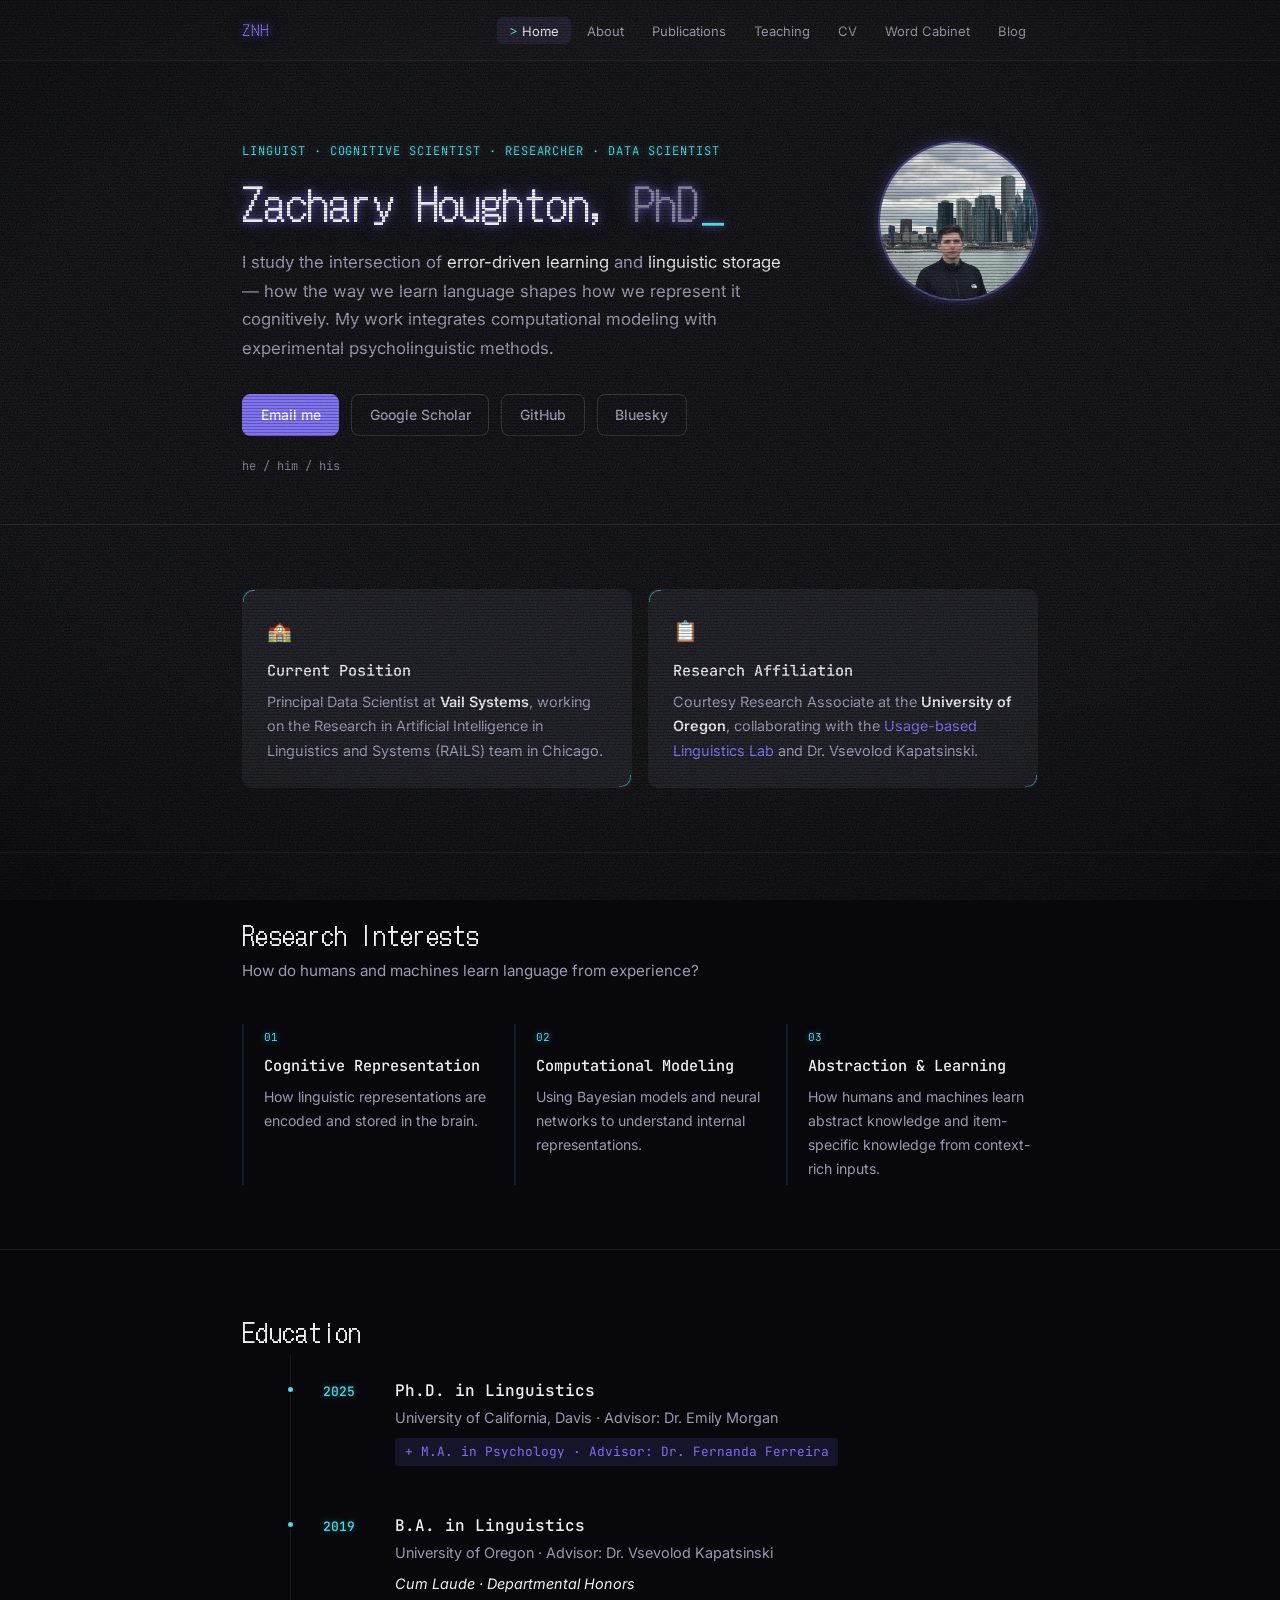
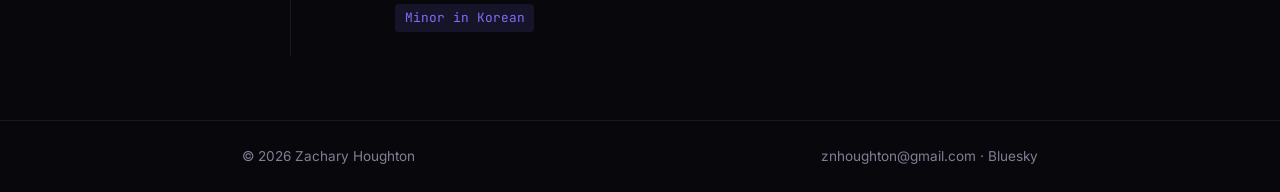
<file: index.html>
<!DOCTYPE html>
<html lang="en">
<head>
  <meta charset="UTF-8" />
  <meta name="viewport" content="width=device-width, initial-scale=1.0" />
  <title>Zachary Houghton</title>
  <link rel="preconnect" href="https://fonts.googleapis.com" />
  <link href="https://fonts.googleapis.com/css2?family=Inter:wght@300;400;500;600&family=JetBrains+Mono:wght@400;500&family=DotGothic16&display=swap" rel="stylesheet" />
  <link rel="stylesheet" href="style.css" />
</head>
<body class="retro-cursors">

  <header>
    <nav class="nav-container">
      <a href="index.html" class="nav-logo">ZNH</a>
      <ul class="nav-links">
        <li><a href="index.html" class="active">Home</a></li>
        <li><a href="about.html">About</a></li>
        <li><a href="publications.html">Publications</a></li>
        <li><a href="teaching.html">Teaching</a></li>
        <li><a href="cv.html">CV</a></li>
        <li><a href="word-cabinet.html">Word Cabinet</a></li>
        <li><a href="blog.html">Blog</a></li>
      </ul>
      <button class="nav-toggle" aria-label="Toggle menu">&#9776;</button>
    </nav>
  </header>

  <main>
    <section class="hero">
      <div class="hero-content">
        <div class="hero-text">
          <p class="hero-tag">Linguist · Cognitive Scientist · Researcher · Data Scientist</p>
          <!-- nbsp, not a space: keeps ", PhD" bound to the surname so that if
               the name ever does wrap (narrow phones), it breaks as
               "Zachary / Houghton, PhD" rather than stranding "PhD" alone. -->
          <h1>Zachary Houghton,&nbsp;<span class="muted" id="ee-phd">PhD</span></h1>
          <p class="hero-bio">
            I study the intersection of <span style="color:var(--text-primary)">error-driven learning</span> and <span style="color:var(--text-primary)">linguistic storage</span> — how the way we learn language shapes how we represent it cognitively. My work integrates computational modeling with experimental psycholinguistic methods.
          </p>
          <div class="hero-links">
            <a href="mailto:znhoughton@gmail.com" class="btn btn-primary">Email me</a>
            <a href="https://scholar.google.com/citations?user=39mxHGIAAAAJ&hl=en&oi=sra" target="_blank" class="btn btn-ghost">Google Scholar</a>
            <a href="https://github.com/znhoughton" target="_blank" class="btn btn-ghost">GitHub</a>
            <a href="https://bsky.app/profile/znhoughton.bsky.social" target="_blank" class="btn btn-ghost">Bluesky</a>
          </div>
          <p class="pronouns">he / him / his</p>
        </div>
        <div class="hero-photo">
          <div class="photo-frame">
            <img id="ee-headshot" src="headshot.jpg" alt="Zachary Houghton" onerror="this.style.display='none'; this.parentNode.classList.add('photo-placeholder')" />
          </div>
        </div>
      </div>
    </section>

    <section class="section">
      <div class="container two-col">
        <div class="card">
          <div class="card-icon">&#127979;</div>
          <h3>Current Position</h3>
          <p>Principal Data Scientist at <strong>Vail Systems</strong>, working on the Research in Artificial Intelligence in Linguistics and Systems (RAILS) team in Chicago.</p>
        </div>
        <div class="card">
          <div class="card-icon">&#128203;</div>
          <h3>Research Affiliation</h3>
          <p>Courtesy Research Associate at the <strong>University of Oregon</strong>, collaborating with the <a href="https://blogs.uoregon.edu/ublab/" target="_blank">Usage-based Linguistics Lab</a> and Dr. Vsevolod Kapatsinski.</p>
        </div>
      </div>
    </section>

    <section class="section">
      <div class="container">
        <h2 class="section-title">Research Interests</h2>
        <p class="section-subtitle">How do humans and machines learn language from experience?</p>
        <div class="three-col">
          <div class="interest-item">
            <span class="interest-num">01</span>
            <h4>Cognitive Representation</h4>
            <p>How linguistic representations are encoded and stored in the brain.</p>
          </div>
          <div class="interest-item">
            <span class="interest-num">02</span>
            <h4>Computational Modeling</h4>
            <p>Using Bayesian models and neural networks to understand internal representations.</p>
          </div>
          <div class="interest-item">
            <span class="interest-num">03</span>
            <h4>Abstraction & Learning</h4>
            <p>How humans and machines learn abstract knowledge and item-specific knowledge from context-rich inputs.</p>
          </div>
        </div>
      </div>
    </section>

    <section class="section">
      <div class="container">
        <h2 class="section-title">Education</h2>
        <div class="timeline">
          <div class="timeline-item">
            <div class="timeline-year">2025</div>
            <div class="timeline-content">
              <h4>Ph.D. in Linguistics</h4>
              <p>University of California, Davis · Advisor: Dr. Emily Morgan</p>
              <span class="tag">+ M.A. in Psychology · Advisor: Dr. Fernanda Ferreira</span>
            </div>
          </div>
          <div class="timeline-item">
            <div class="timeline-year">2019</div>
            <div class="timeline-content">
              <h4>B.A. in Linguistics</h4>
              <p>University of Oregon · Advisor: Dr. Vsevolod Kapatsinski</p>
              <p><em>Cum Laude · Departmental Honors</em></p>
              <span class="tag">Minor in Korean</span>
            </div>
          </div>
        </div>
      </div>
    </section>
  </main>

  <footer>
    <div class="container footer-inner">
      <span>© <span id="copyright-year">2026</span> Zachary Houghton</span>
      <span><a href="mailto:znhoughton@gmail.com">znhoughton@gmail.com</a> &middot; <a href="https://bsky.app/profile/znhoughton.bsky.social" target="_blank">Bluesky</a></span>
    </div>
  </footer>

  <script>
    const toggle = document.querySelector('.nav-toggle');
    const links = document.querySelector('.nav-links');
    toggle.addEventListener('click', () => links.classList.toggle('open'));
    document.getElementById('copyright-year').textContent = new Date().getFullYear();
  </script>
  <script src="/scripts/easter-eggs.js"></script>

  <script data-cfasync="false" src="/cdn-cgi/scripts/5c5
</file>
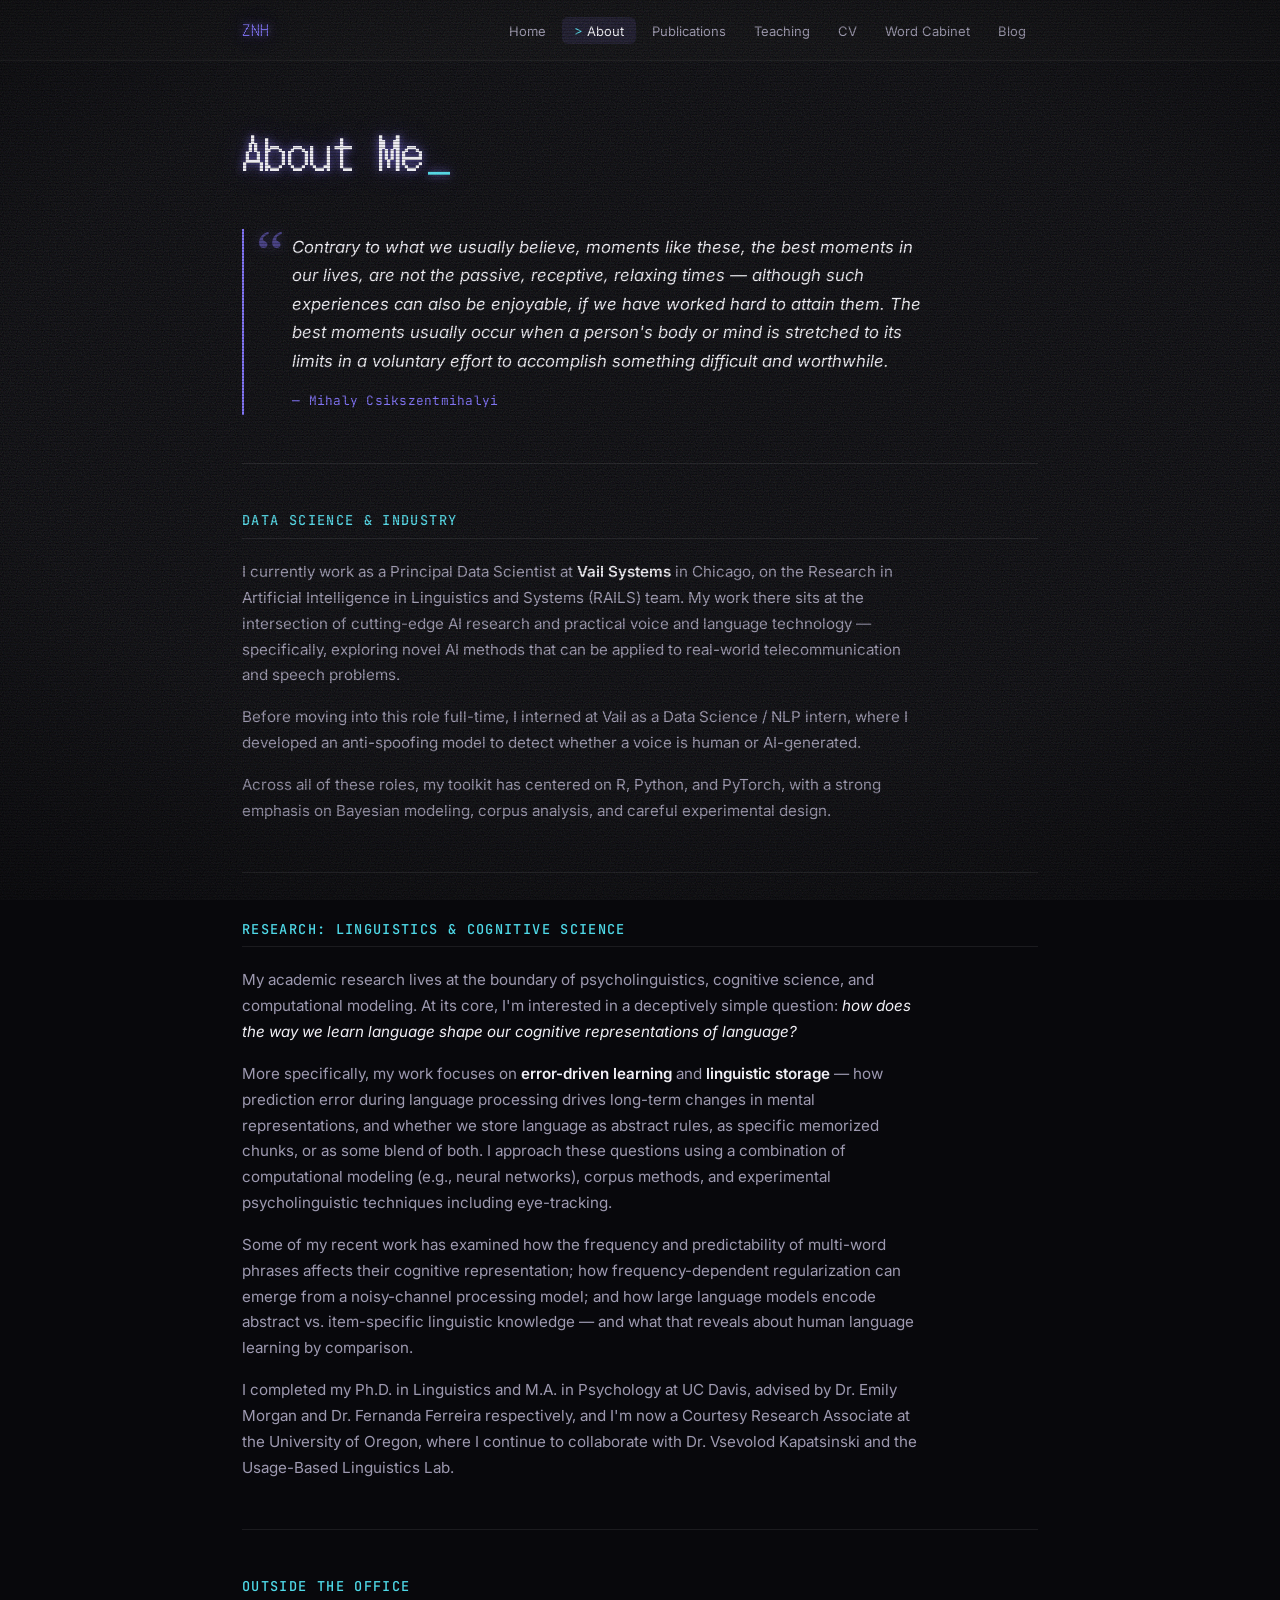
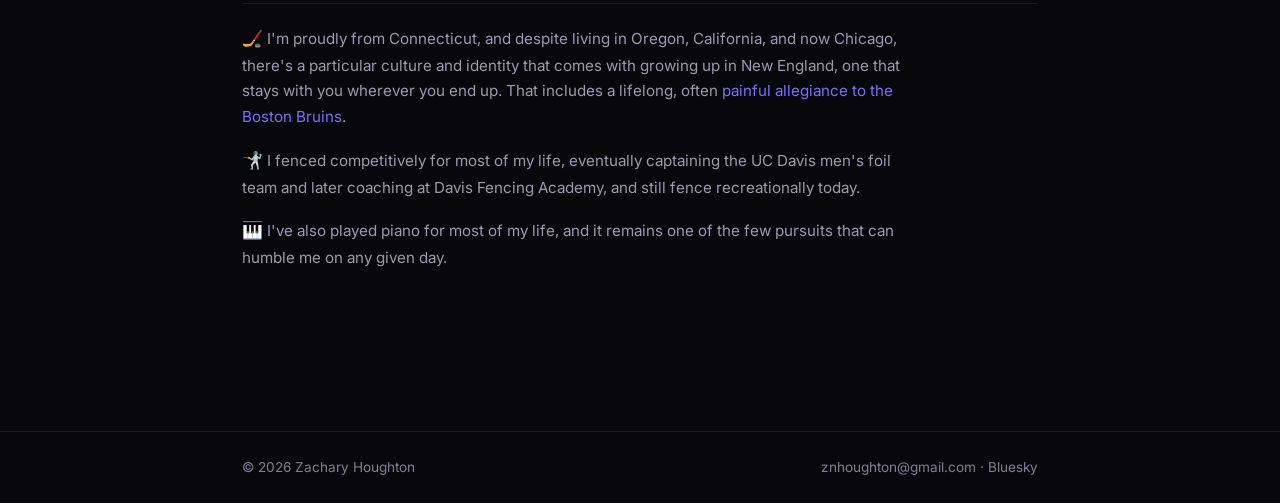
<file: about.html>
<!DOCTYPE html>
<html lang="en">
<head>
  <meta charset="UTF-8" />
  <meta name="viewport" content="width=device-width, initial-scale=1.0" />
  <title>About · Zachary Houghton</title>
  <link rel="preconnect" href="https://fonts.googleapis.com" />
  <link href="https://fonts.googleapis.com/css2?family=Inter:wght@300;400;500;600&family=JetBrains+Mono:wght@400;500&family=DotGothic16&display=swap" rel="stylesheet" />
  <link rel="stylesheet" href="style.css" />
</head>
<body>

  <header>
    <nav class="nav-container">
      <a href="index.html" class="nav-logo">ZNH</a>
      <ul class="nav-links">
        <li><a href="index.html">Home</a></li>
        <li><a href="about.html" class="active">About</a></li>
        <li><a href="publications.html">Publications</a></li>
        <li><a href="teaching.html">Teaching</a></li>
        <li><a href="cv.html">CV</a></li>
        <li><a href="word-cabinet.html">Word Cabinet</a></li>
        <li><a href="blog.html">Blog</a></li>
      </ul>
      <button class="nav-toggle" aria-label="Toggle menu">&#9776;</button>
    </nav>
  </header>

  <main>
    <div class="container">
      <div class="page-header">
        <h1>About Me</h1>
      </div>

      <div style="padding-bottom: 4rem;">

        <div class="about-intro">
          <blockquote class="intro-quote">
            <p>Contrary to what we usually believe, moments like these, the best moments in our lives, are not the passive, receptive, relaxing times &mdash; although such experiences can also be enjoyable, if we have worked hard to attain them. The best moments usually occur when a person's body or mind is stretched to its limits in a voluntary effort to accomplish something difficult and worthwhile.</p>
            <cite>&mdash; Mihaly Csikszentmihalyi</cite>
          </blockquote>
        </div>

        <div class="about-section">
          <h2>Data Science &amp; Industry</h2>
          <p>
            I currently work as a Principal Data Scientist at <strong>Vail Systems</strong> in Chicago, on the Research in Artificial Intelligence in Linguistics and Systems (RAILS) team. My work there sits at the intersection of cutting-edge AI research and practical voice and language technology — specifically, exploring novel AI methods that can be applied to real-world telecommunication and speech problems.
          </p>
          <p>
            Before moving into this role full-time, I interned at Vail as a Data Science / NLP intern, where I developed an anti-spoofing model to detect whether a voice is human or AI-generated.
          </p>
          <p>
            Across all of these roles, my toolkit has centered on R, Python, and PyTorch, with a strong emphasis on Bayesian modeling, corpus analysis, and careful experimental design.
          </p>
        </div>

        <div class="about-section">
          <h2>Research: Linguistics &amp; Cognitive Science</h2>
          <p>
            My academic research lives at the boundary of psycholinguistics, cognitive science, and computational modeling. At its core, I'm interested in a deceptively simple question: <em>how does the way we learn language shape our cognitive representations of language?</em>
          </p>
          <p>
            More specifically, my work focuses on <strong>error-driven learning</strong> and <strong>linguistic storage</strong> — how prediction error during language processing drives long-term changes in mental representations, and whether we store language as abstract rules, as specific memorized chunks, or as some blend of both. I approach these questions using a combination of computational modeling (e.g., neural networks), corpus methods, and experimental psycholinguistic techniques including eye-tracking.
          </p>
          <p>
            Some of my recent work has examined how the frequency and predictability of multi-word phrases affects their cognitive representation; how frequency-dependent regularization can emerge from a noisy-channel processing model; and how large language models encode abstract vs. item-specific linguistic knowledge — and what that reveals about human language learning by comparison.
          </p>
          <p>
            I completed my Ph.D. in Linguistics and M.A. in Psychology at UC Davis, advised by Dr. Emily Morgan and Dr. Fernanda Ferreira respectively, and I'm now a Courtesy Research Associate at the University of Oregon, where I continue to collaborate with Dr. Vsevolod Kapatsinski and the Usage-Based Linguistics Lab.
          </p>
        </div>

        <div class="about-section">
          <h2>Outside the Office</h2>
          <p>
            <span style="font-size: 1.1em;">🏒</span> I'm proudly from Connecticut, and despite living in Oregon, California, and now Chicago, there's a particular culture and identity that comes with growing up in New England, one that stays with you wherever you end up. That includes a lifelong, often <span style="color: var(--accent);">painful allegiance to the Boston Bruins</span>.
          </p>
          <p>
            <span style="font-size: 1.1em;">🤺</span> I fenced competitively for most of my life, eventually captaining the UC Davis men's foil team and later coaching at Davis Fencing Academy, and still fence recreationally today.
          </p>
          <p>
            <span style="font-size: 1.1em;">🎹</span> I've also played piano for most of my life, and it remains one of the few pursuits that can humble me on any given day.
          </p>
        </div>

      </div>
    </div>
  </main>

  <footer>
    <div class="container footer-inner">
      <span>© <span id="copyright-year">2026</span> Zachary Houghton</span>
      <span><a href="mailto:znhoughton@gmail.com">znhoughton@gmail.com</a> &middot; <a href="https://bsky.app/profile/znhoughton.bsky.social" target="_blank">Bluesky</a></span>
    </div>
  </footer>

  <script>
    const toggle = document.querySelector('.nav-toggle');
    const links = document.querySelector('.nav-links');
    toggle.addEventListener('click', () => links.classList.toggle('open'));
    document.getElementById('copyright-year').textContent = new Date().getFullYear();
  </script>
  <script src="/scripts/easter-eggs.js"></script>
</body>
</html>
</file>
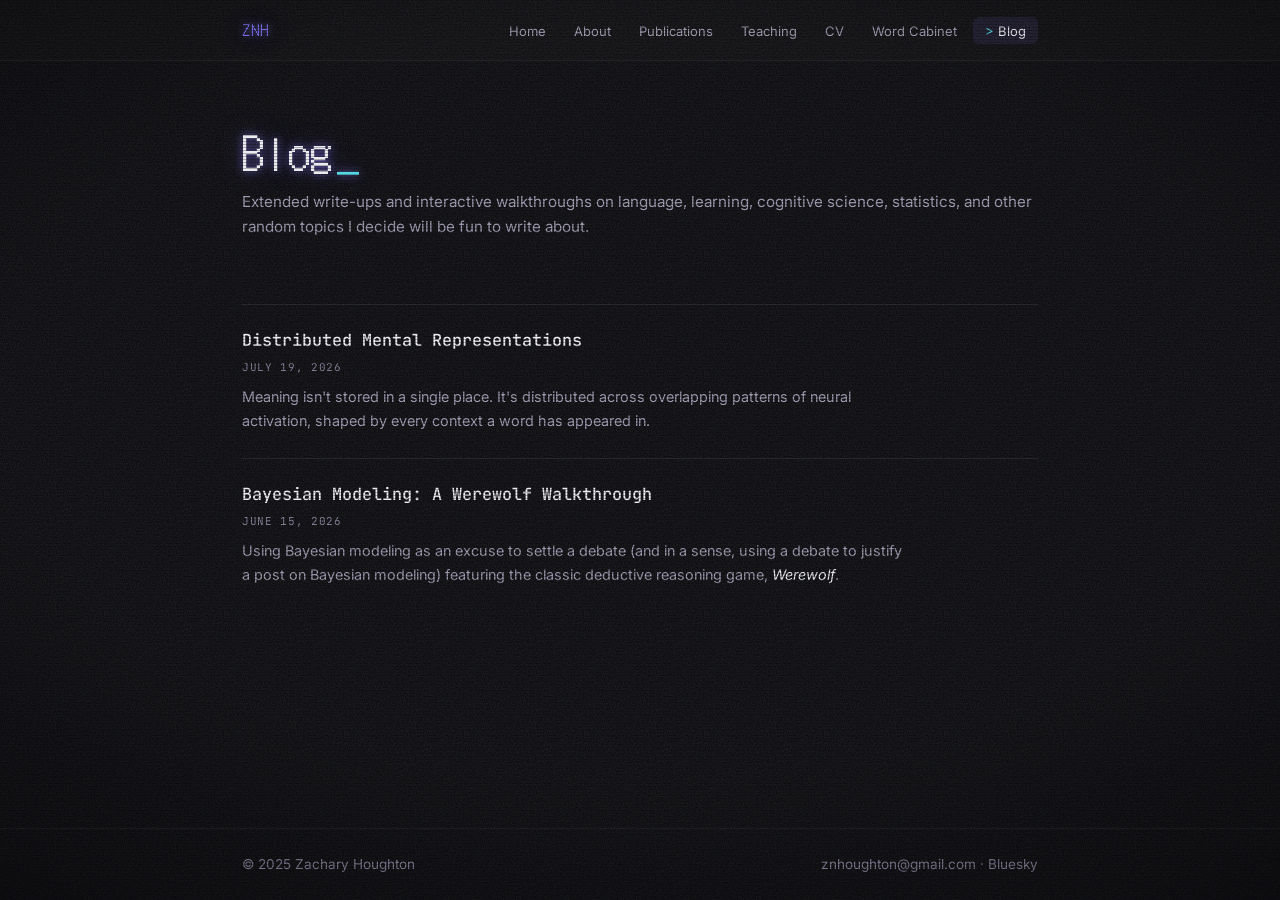
<file: blog.html>
<!DOCTYPE html>
<html lang="en">
<head>
  <meta charset="UTF-8" />
  <meta name="viewport" content="width=device-width, initial-scale=1.0" />
  <title>Blog · Zachary Houghton</title>
  <link rel="preconnect" href="https://fonts.googleapis.com" />
  <link href="https://fonts.googleapis.com/css2?family=Inter:wght@300;400;500;600&family=JetBrains+Mono:wght@400;500&family=DotGothic16&display=swap" rel="stylesheet" />
  <link rel="stylesheet" href="style.css" />
</head>
<body class="retro-cursors">

  <header>
    <nav class="nav-container">
      <a href="index.html" class="nav-logo">ZNH</a>
      <ul class="nav-links">
        <li><a href="index.html">Home</a></li>
        <li><a href="about.html">About</a></li>
        <li><a href="publications.html">Publications</a></li>
        <li><a href="teaching.html">Teaching</a></li>
        <li><a href="cv.html">CV</a></li>
        <li><a href="word-cabinet.html">Word Cabinet</a></li>
        <li><a href="blog.html" class="active">Blog</a></li>
      </ul>
      <button class="nav-toggle" aria-label="Toggle menu">&#9776;</button>
    </nav>
  </header>

  <main>
    <div class="container">
      <div class="page-header">
        <h1>Blog</h1>
        <p>Extended write-ups and interactive walkthroughs on language, learning, cognitive science, statistics, and other random topics I decide will be fun to write about.</p>
      </div>

      <div id="blog-root" style="padding-bottom: 4rem;"></div>
    </div>
  </main>

  <footer>
    <div class="container footer-inner">
      <span>&copy; 2025 Zachary Houghton</span>
      <span><a href="mailto:znhoughton@gmail.com">znhoughton@gmail.com</a> &middot; <a href="https://bsky.app/profile/znhoughton.bsky.social" target="_blank">Bluesky</a></span>
    </div>
  </footer>

  <script>
    const toggle = document.querySelector('.nav-toggle');
    const links = document.querySelector('.nav-links');
    toggle.addEventListener('click', () => links.classList.toggle('open'));
  </script>
  <script src="/scripts/easter-eggs.js"></script>
  <script src="/scripts/marked.min.js"></script>
  <script src="/scripts/bib.js"></script>

  <script>
    const root = document.getElementById('blog-root');

    function escapeHtml(str) {
      return String(str).replace(/[&<>"']/g, c => ({
        '&': '&amp;', '<': '&lt;', '>': '&gt;', '"': '&quot;', "'": '&#39;'
      }[c]));
    }

    function formatDate(iso) {
      const d = new Date(iso + 'T00:00:00');
      if (isNaN(d)) return iso;
      return d.toLocaleDateString('en-US', { year: 'numeric', month: 'long', day: 'numeric' });
    }

    // Mirrors scripts/build_blog_index.py's front-matter parser: a leading
    // ---\n key: value \n--- block, quoted values unwrapped.
    const FRONT_MATTER_RE = /^---\s*\n([\s\S]*?)\n---\s*\n/;
    function parseFrontMatter(text) {
      const m = text.match(FRONT_MATTER_RE);
      if (!m) return { fields: {}, body: text };
      const fields = {};
      m[1].split('\n').forEach(line => {
        const idx = line.indexOf(':');
        if (idx === -1) return;
        const key = line.slice(0, idx).trim();
        let value = line.slice(idx + 1).trim();
        if (value.length >= 2 && value[0] === '"' && value[value.length - 1] === '"') {
          value = value.slice(1, -1);
        }
        fields[key] = value;
      });
      return { fields, body: text.slice(m[0].length) };
    }

    // Posts are written in plain Markdown. Two lightweight conventions on
    // top of that give access to the site's styled boxes without ever
    // writing raw HTML for ordinary prose:
    //   - `` `x` `` (inline code) renders as the .im inline-notation pill,
    //     e.g. `P(W)` -- backticks read naturally as "this is a variable/
    //     formula", so inline code was free real estate for this.
    //   - a ```math fenced block renders as the .math-block box; any line
    //     starting with // inside it is dimmed as a comment/label.
    //   - a blockquote starting with a bold label, e.g. "> **Research:**
    //     ..." or "> **Fun fact:** ...", renders as the matching callout
    //     box (.research-connect for the "Research" label, .fun-fact for
    //     any other label). A plain blockquote with no bold label renders
    //     as an ordinary blockquote.
    //   - [@key] / [@key1; @key2] renders as an APA parenthetical citation,
    //     e.g. "(Barlow, 1972)"; bare @key renders as narrative, "Barlow
    //     (1972)". Keys resolve against the single shared blog/references.bib
    //     (see scripts/bib.js) -- a post's own "References" section is
    //     generated automatically at the end from only the keys that post
    //     actually cites, never the full shared bibliography.
    // Interactive demos (canvas + script) have no Markdown equivalent and
    // still need to be dropped in as raw HTML -- that's inherent to being
    // interactive, not a limitation of this pipeline.
    marked.use({
      renderer: {
        code({ text, lang }) {
          if (lang !== 'math') return false; // fall back to default <pre><code> for real code blocks
          const lines = text.split('\n').map(line => {
            const escaped = escapeHtml(line);
            return /^\s*\/\//.test(line) ? `<span class="math-comment">${escaped}</span>` : escaped;
          });
          return `<div class="math-block">${lines.join('<br>')}</div>`;
        },
        codespan({ text }) {
          return `<span class="im">${escapeHtml(text)}</span>`;
        },
        blockquote({ tokens }) {
          const html = this.parser.parse(tokens);
          const m = html.match(/^<p>\s*<strong>([^<]+?)<\/strong>:?\s*/i);
          if (!m) return false; // plain blockquote, default styling
          const label = m[1].replace(/:$/, '').trim();
          const remainder = html.slice(m[0].length);
          if (/^research$/i.test(label)) {
            return `<p class="research-connect"><em>// research</em> ${remainder}`;
          }
          return `<div class="fun-fact"><span class="ff-label">// ${escapeHtml(label.toLowerCase())}</span><p>${remainder}</div>`;
        }
      }
    });

    // <script> tags inserted via innerHTML never execute -- replace each
    // with a freshly created script element (same content) so the demo's
    // IIFE actually runs against the now-live canvas/button elements.
    function reexecuteScripts(container) {
      container.querySelectorAll('script').forEach(oldScript => {
        const newScript = document.createElement('script');
        for (const attr of oldScript.attributes) newScript.setAttribute(attr.name, attr.value);
        newScript.textContent = oldScript.textContent;
        oldScript.parentNode.replaceChild(newScript, oldScript);
      });
    }

    // Summaries are Markdown too -- a post title in *italics*, say -- but only
    // inline markup belongs in a one-line teaser. Escape first so the source is
    // still treated as plain text, then let marked handle just the emphasis.
    function renderSummary(str) {
      return marked.parseInline(escapeHtml(str));
    }

    // data/blog-index.json is only a manifest of which slugs are published;
    // every displayed field comes from the post's own front matter, so the
    // listing and the post page can't drift out of sync. A post whose file
    // fails to load is dropped rather than listed as a dead link.
    function loadPostMeta(slug) {
      return fetch(`blog/${slug}.md`)
        .then(res => res.ok ? res.text() : Promise.reject())
        .then(text => ({ slug, ...parseFrontMatter(text).fields }))
        .catch(() => null);
    }

    function loadList(slugs) {
      return Promise.all(slugs.map(loadPostMeta)).then(posts => posts
        .filter(Boolean)
        .sort((a, b) => String(b.date || '').localeCompare(String(a.date || ''))));
    }

    function renderList(posts) {
      const items = posts.map(p => `
        <div class="blog-list-item">
          <h3><a href="blog.html?post=${encodeURIComponent(p.slug)}">${escapeHtml(p.title || p.slug)}</a></h3>
          <span class="blog-meta">${formatDate(p.date || '')}</span>
          <p class="blog-summary">${renderSummary(p.summary || '')}</p>
        </div>
      `).join('');
      root.innerHTML = `<div class="blog-list">${items}</div>`;
    }

    // Shared across all posts -- references.bib doesn't change per-post, so
    // fetch and parse it once and reuse the parsed entries.
    let bibEntriesPromise = null;
    function loadBibEntries() {
      if (!bibEntriesPromise) {
        bibEntriesPromise = fetch('blog/references.bib')
          .then(res => res.ok ? res.text() : '')
          .then(text => BibCite.parseBibtex(text))
          .catch(() => ({}));
      }
      return bibEntriesPromise;
    }

    function renderPost(slug) {
      Promise.all([
        fetch(`blog/${slug}.md`).then(res => {
          if (!res.ok) throw new Error('post not found');
          return res.text();
        }),
        loadBibEntries()
      ])
        .then(([text, bibEntries]) => {
          const { fields, body } = parseFrontMatter(text);
          // Resolve [@key] / @key citation markup against the shared
          // bibliography *before* handing the text to marked, and track
          // exactly which keys this post used so its References section
          // only ever lists what it actually cites -- never the full
          // shared bibliography.
          const { text: resolvedBody, usedKeys } = BibCite.resolveCitations(body, bibEntries);
          const html = marked.parse(resolvedBody);
          const referencesHtml = BibCite.renderReferences(usedKeys, bibEntries);
          const subtitle = fields.summary ? `<p class="section-subtitle">${renderSummary(fields.summary)}</p>` : '';
          root.innerHTML = `
            <a class="blog-back-link" href="blog.html">&larr; All posts</a>
            <h1>${escapeHtml(fields.title || slug)}</h1>
            <span class="blog-meta">${formatDate(fields.date || '')}</span>
            ${subtitle}
            <div class="blog-post-body" style="margin-top:1.5rem;">${html}${referencesHtml}</div>
          `;
          reexecuteScripts(root.querySelector('.blog-post-body'));
        })
        .catch(err => {
          root.innerHTML = `<p style="color: var(--text-secondary);">Couldn't load that post.</p>`;
          console.error(err);
        });
    }

    const slug = new URLSearchParams(location.search).get('post');
    if (slug) {
      renderPost(slug);
    } else {
      fetch('/data/blog-index.json')
        .then(res => res.json())
        .then(loadList)
        .then(renderList)
        .catch(err => {
          root.innerHTML = `<p style="color: var(--text-secondary);">Couldn't load the post list.</p>`;
          console.error(err);
        });
    }
  </script>
</body>
</html>
</file>
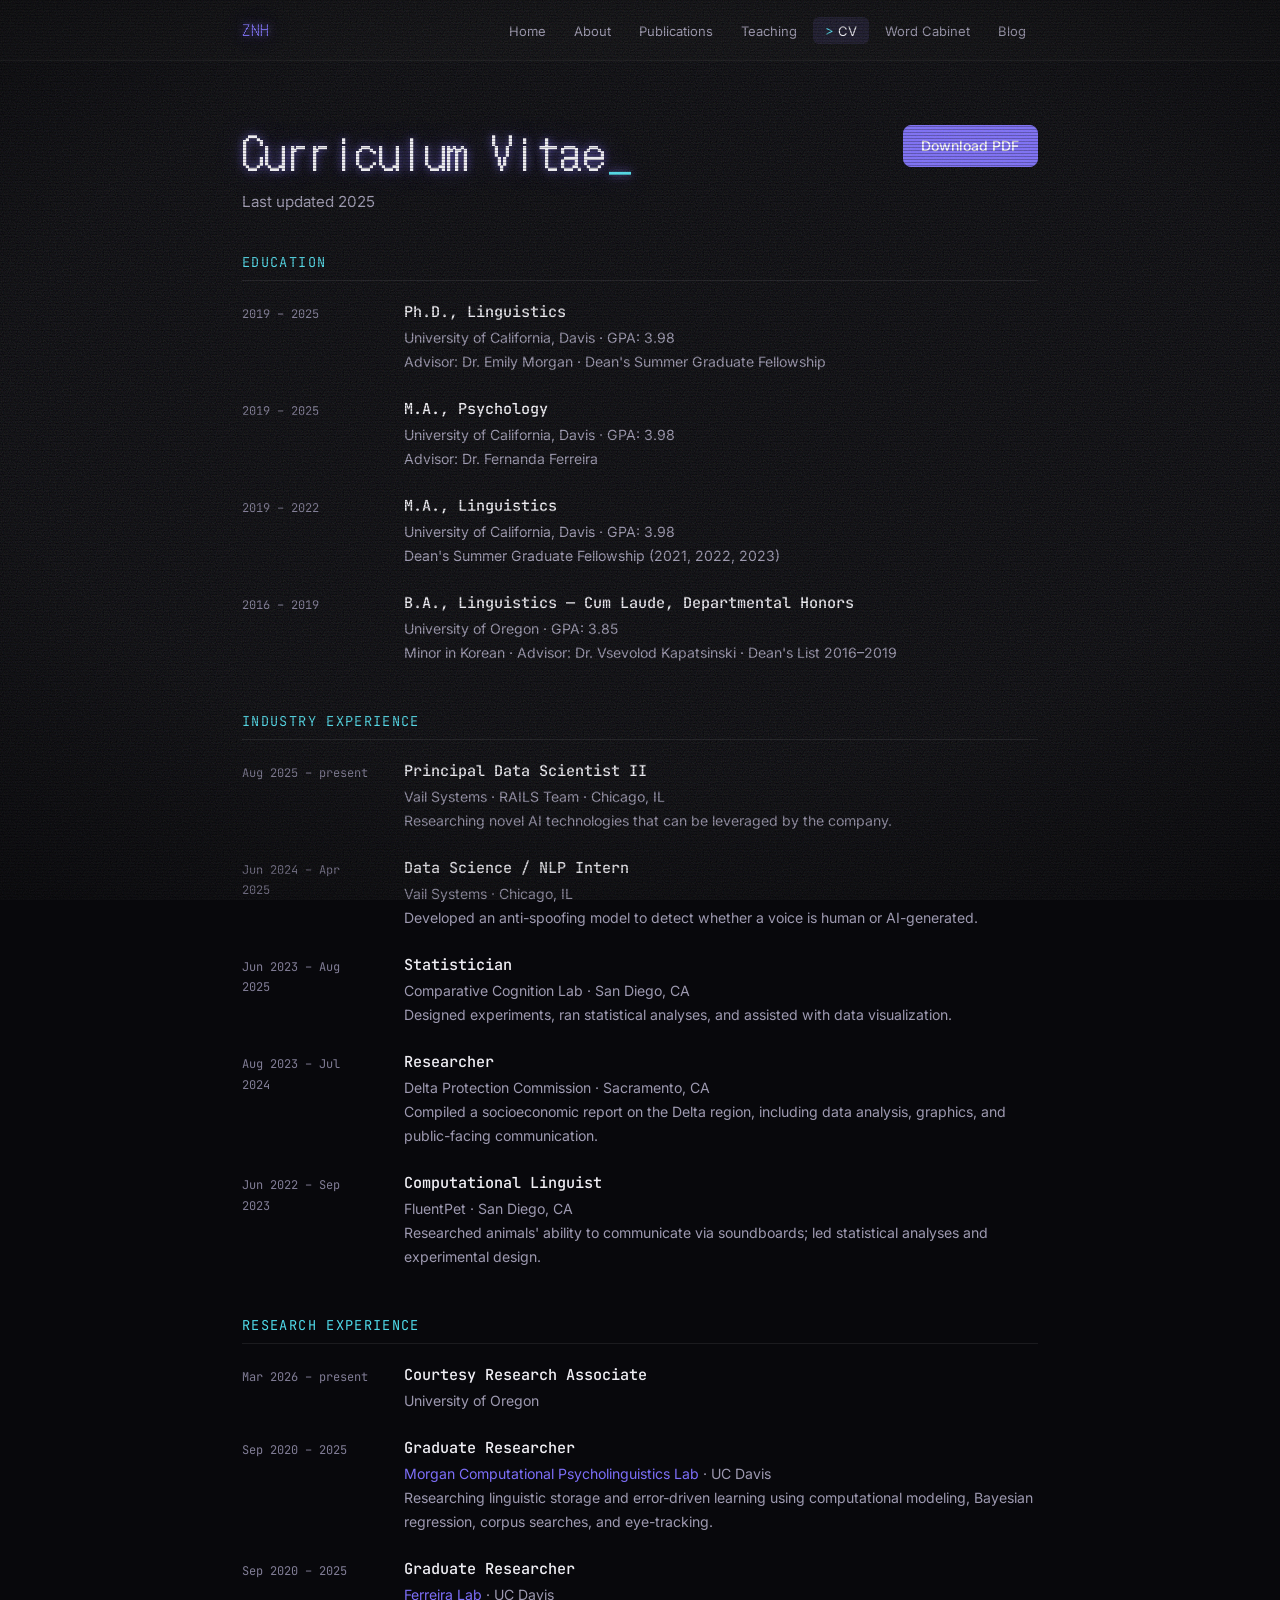
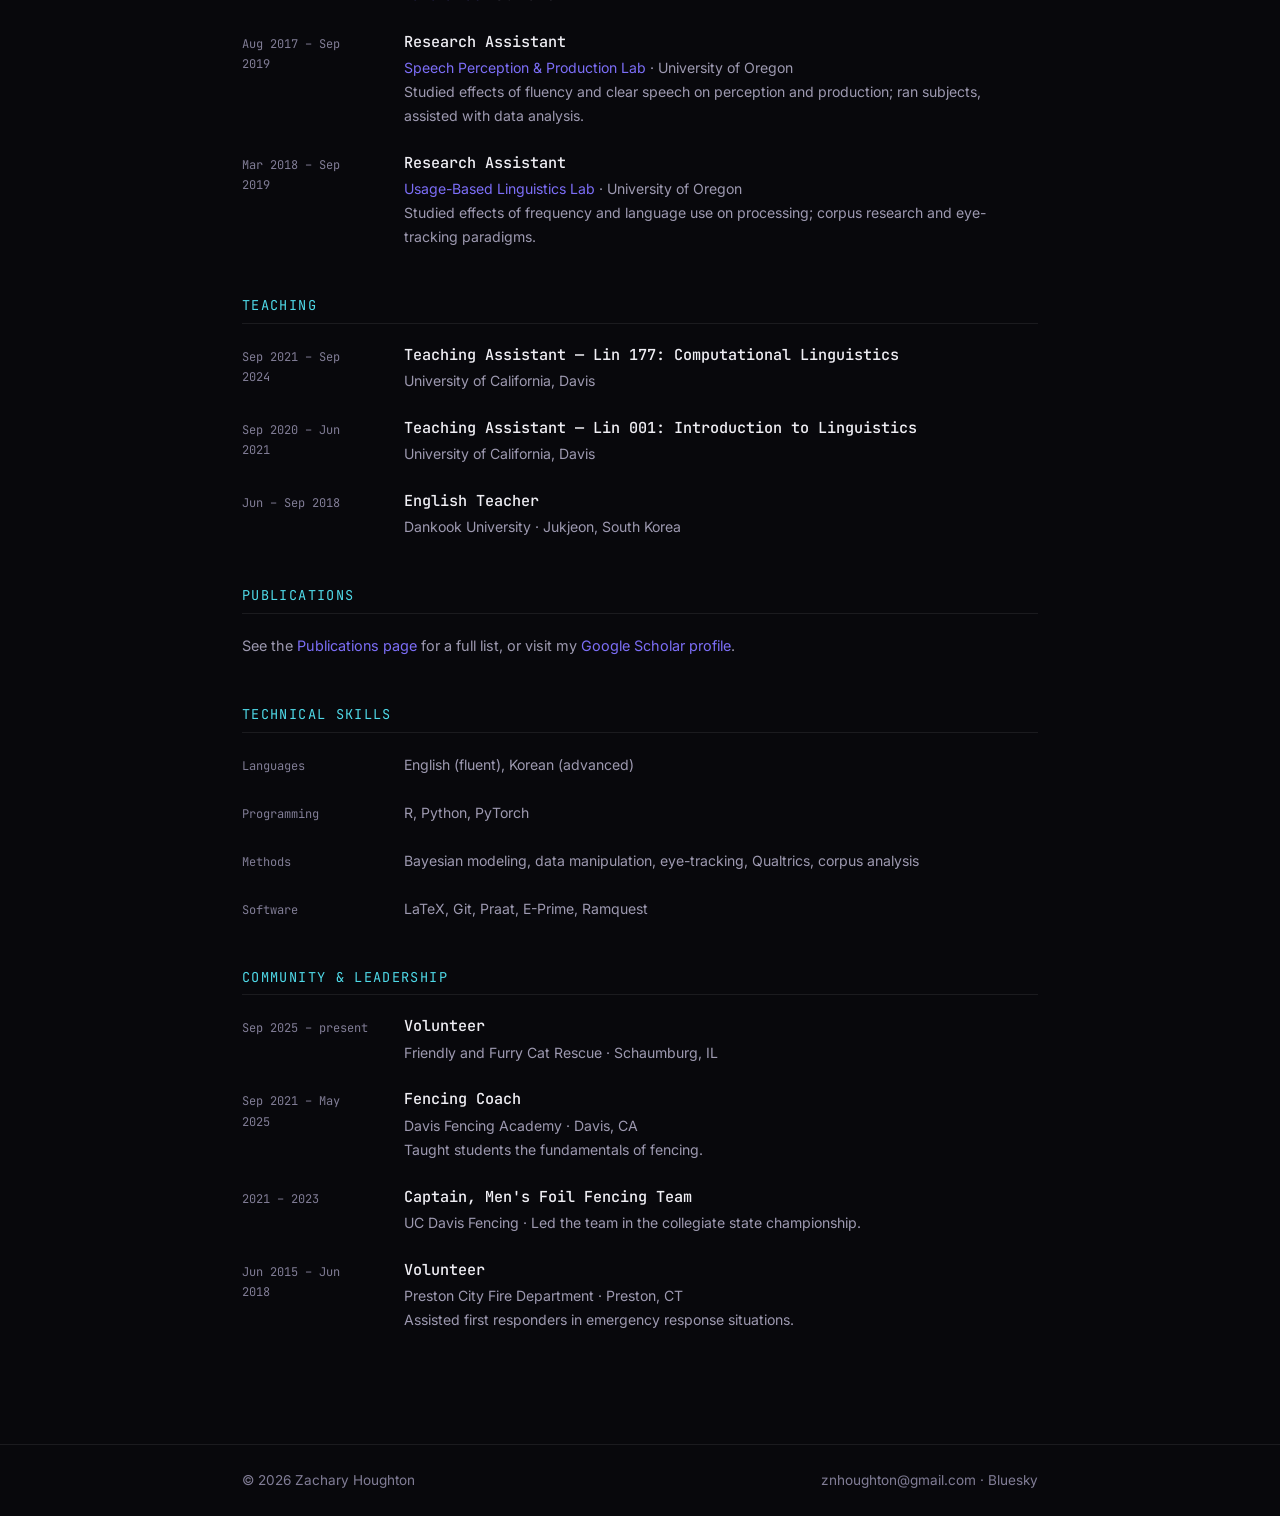
<file: cv.html>
<!DOCTYPE html>
<html lang="en">
<head>
  <meta charset="UTF-8" />
  <meta name="viewport" content="width=device-width, initial-scale=1.0" />
  <title>CV · Zachary Houghton</title>
  <link rel="preconnect" href="https://fonts.googleapis.com" />
  <link href="https://fonts.googleapis.com/css2?family=Inter:wght@300;400;500;600&family=JetBrains+Mono:wght@400;500&family=DotGothic16&display=swap" rel="stylesheet" />
  <link rel="stylesheet" href="style.css" />
</head>
<body>

  <header>
    <nav class="nav-container">
      <a href="index.html" class="nav-logo">ZNH</a>
      <ul class="nav-links">
        <li><a href="index.html">Home</a></li>
        <li><a href="about.html">About</a></li>
        <li><a href="publications.html">Publications</a></li>
        <li><a href="teaching.html">Teaching</a></li>
        <li><a href="cv.html" class="active">CV</a></li>
        <li><a href="word-cabinet.html">Word Cabinet</a></li>
        <li><a href="blog.html">Blog</a></li>
      </ul>
      <button class="nav-toggle" aria-label="Toggle menu">&#9776;</button>
    </nav>
  </header>

  <main>
    <div class="container">
      <div class="page-header" style="display: flex; justify-content: space-between; align-items: flex-start; flex-wrap: wrap; gap: 1rem;">
        <div>
          <h1>Curriculum Vitae</h1>
          <p>Last updated 2025</p>
        </div>
        <a href="cv.pdf" class="btn btn-primary" download>Download PDF</a>
      </div>

      <div style="padding-bottom: 4rem;">

        <div class="cv-section">
          <h2>Education</h2>

          <div class="cv-item">
            <div class="cv-year">2019 – 2025</div>
            <div class="cv-content">
              <h4>Ph.D., Linguistics</h4>
              <p>University of California, Davis · GPA: 3.98</p>
              <p>Advisor: Dr. Emily Morgan · Dean's Summer Graduate Fellowship</p>
            </div>
          </div>

          <div class="cv-item">
            <div class="cv-year">2019 – 2025</div>
            <div class="cv-content">
              <h4>M.A., Psychology</h4>
              <p>University of California, Davis · GPA: 3.98</p>
              <p>Advisor: Dr. Fernanda Ferreira</p>
            </div>
          </div>

          <div class="cv-item">
            <div class="cv-year">2019 – 2022</div>
            <div class="cv-content">
              <h4>M.A., Linguistics</h4>
              <p>University of California, Davis · GPA: 3.98</p>
              <p>Dean's Summer Graduate Fellowship (2021, 2022, 2023)</p>
            </div>
          </div>

          <div class="cv-item">
            <div class="cv-year">2016 – 2019</div>
            <div class="cv-content">
              <h4>B.A., Linguistics — Cum Laude, Departmental Honors</h4>
              <p>University of Oregon · GPA: 3.85</p>
              <p>Minor in Korean · Advisor: Dr. Vsevolod Kapatsinski · Dean's List 2016–2019</p>
            </div>
          </div>
        </div>

        <div class="cv-section">
          <h2>Industry Experience</h2>

          <div class="cv-item">
            <div class="cv-year">Aug 2025 – present</div>
            <div class="cv-content">
              <h4>Principal Data Scientist II</h4>
              <p>Vail Systems · RAILS Team · Chicago, IL</p>
              <p>Researching novel AI technologies that can be leveraged by the company.</p>
            </div>
          </div>

          <div class="cv-item">
            <div class="cv-year">Jun 2024 – Apr 2025</div>
            <div class="cv-content">
              <h4>Data Science / NLP Intern</h4>
              <p>Vail Systems · Chicago, IL</p>
              <p>Developed an anti-spoofing model to detect whether a voice is human or AI-generated.</p>
            </div>
          </div>

          <div class="cv-item">
            <div class="cv-year">Jun 2023 – Aug 2025</div>
            <div class="cv-content">
              <h4>Statistician</h4>
              <p>Comparative Cognition Lab · San Diego, CA</p>
              <p>Designed experiments, ran statistical analyses, and assisted with data visualization.</p>
            </div>
          </div>

          <div class="cv-item">
            <div class="cv-year">Aug 2023 – Jul 2024</div>
            <div class="cv-content">
              <h4>Researcher</h4>
              <p>Delta Protection Commission · Sacramento, CA</p>
              <p>Compiled a socioeconomic report on the Delta region, including data analysis, graphics, and public-facing communication.</p>
            </div>
          </div>

          <div class="cv-item">
            <div class="cv-year">Jun 2022 – Sep 2023</div>
            <div class="cv-content">
              <h4>Computational Linguist</h4>
              <p>FluentPet · San Diego, CA</p>
              <p>Researched animals' ability to communicate via soundboards; led statistical analyses and experimental design.</p>
            </div>
          </div>
        </div>

        <div class="cv-section">
          <h2>Research Experience</h2>

          <div class="cv-item">
            <div class="cv-year">Mar 2026 – present</div>
            <div class="cv-content">
              <h4>Courtesy Research Associate</h4>
              <p>University of Oregon</p>
            </div>
          </div>

          <div class="cv-item">
            <div class="cv-year">Sep 2020 – 2025</div>
            <div class="cv-content">
              <h4>Graduate Researcher</h4>
              <p><a href="https://morganlab.faculty.ucdavis.edu/" target="_blank">Morgan Computational Psycholinguistics Lab</a> · UC Davis</p>
              <p>Researching linguistic storage and error-driven learning using computational modeling, Bayesian regression, corpus searches, and eye-tracking.</p>
            </div>
          </div>

          <div class="cv-item">
            <div class="cv-year">Sep 2020 – 2025</div>
            <div class="cv-content">
              <h4>Graduate Researcher</h4>
              <p><a href="https://ferreiralab.faculty.ucdavis.edu/" target="_blank">Ferreira Lab</a> · UC Davis</p>
            </div>
          </div>

          <div class="cv-item">
            <div class="cv-year">Aug 2017 – Sep 2019</div>
            <div class="cv-content">
              <h4>Research Assistant</h4>
              <p><a href="https://www.speechperceptionproductionlab.com/about" target="_blank">Speech Perception &amp; Production Lab</a> · University of Oregon</p>
              <p>Studied effects of fluency and clear speech on perception and production; ran subjects, assisted with data analysis.</p>
            </div>
          </div>

          <div class="cv-item">
            <div class="cv-year">Mar 2018 – Sep 2019</div>
            <div class="cv-content">
              <h4>Research Assistant</h4>
              <p><a href="https://blogs.uoregon.edu/ublab/" target="_blank">Usage-Based Linguistics Lab</a> · University of Oregon</p>
              <p>Studied effects of frequency and language use on processing; corpus research and eye-tracking paradigms.</p>
            </div>
          </div>
        </div>

        <div class="cv-section">
          <h2>Teaching</h2>

          <div class="cv-item">
            <div class="cv-year">Sep 2021 – Sep 2024</div>
            <div class="cv-content">
              <h4>Teaching Assistant — Lin 177: Computational Linguistics</h4>
              <p>University of California, Davis</p>
            </div>
          </div>

          <div class="cv-item">
            <div class="cv-year">Sep 2020 – Jun 2021</div>
            <div class="cv-content">
              <h4>Teaching Assistant — Lin 001: Introduction to Linguistics</h4>
              <p>University of California, Davis</p>
            </div>
          </div>

          <div class="cv-item">
            <div class="cv-year">Jun – Sep 2018</div>
            <div class="cv-content">
              <h4>English Teacher</h4>
              <p>Dankook University · Jukjeon, South Korea</p>
            </div>
          </div>
        </div>

        <div class="cv-section">
          <h2>Publications</h2>
          <p style="color: var(--text-secondary); font-size: 0.9rem;">See the <a href="publications.html">Publications page</a> for a full list, or visit my <a href="https://scholar.google.com/citations?user=39mxHGIAAAAJ&hl=en&oi=sra" target="_blank">Google Scholar profile</a>.</p>
        </div>

        <div class="cv-section">
          <h2>Technical Skills</h2>

          <div class="cv-item">
            <div class="cv-year">Languages</div>
            <div class="cv-content">
              <p>English (fluent), Korean (advanced)</p>
            </div>
          </div>

          <div class="cv-item">
            <div class="cv-year">Programming</div>
            <div class="cv-content">
              <p>R, Python, PyTorch</p>
            </div>
          </div>

          <div class="cv-item">
            <div class="cv-year">Methods</div>
            <div class="cv-content">
              <p>Bayesian modeling, data manipulation, eye-tracking, Qualtrics, corpus analysis</p>
            </div>
          </div>

          <div class="cv-item">
            <div class="cv-year">Software</div>
            <div class="cv-content">
              <p>LaTeX, Git, Praat, E-Prime, Ramquest</p>
            </div>
          </div>
        </div>

        <div class="cv-section">
          <h2>Community &amp; Leadership</h2>

          <div class="cv-item">
            <div class="cv-year">Sep 2025 – present</div>
            <div class="cv-content">
              <h4>Volunteer</h4>
              <p>Friendly and Furry Cat Rescue · Schaumburg, IL</p>
            </div>
          </div>

          <div class="cv-item">
            <div class="cv-year">Sep 2021 – May 2025</div>
            <div class="cv-content">
              <h4>Fencing Coach</h4>
              <p>Davis Fencing Academy · Davis, CA</p>
              <p>Taught students the fundamentals of fencing.</p>
            </div>
          </div>

          <div class="cv-item">
            <div class="cv-year">2021 – 2023</div>
            <div class="cv-content">
              <h4>Captain, Men's Foil Fencing Team</h4>
              <p>UC Davis Fencing · Led the team in the collegiate state championship.</p>
            </div>
          </div>

          <div class="cv-item">
            <div class="cv-year">Jun 2015 – Jun 2018</div>
            <div class="cv-content">
              <h4>Volunteer</h4>
              <p>Preston City Fire Department · Preston, CT</p>
              <p>Assisted first responders in emergency response situations.</p>
            </div>
          </div>
        </div>

      </div>
    </div>
  </main>

  <footer>
    <div class="container footer-inner">
      <span>© <span id="copyright-year">2026</span> Zachary Houghton</span>
      <span><a href="mailto:znhoughton@gmail.com">znhoughton@gmail.com</a> &middot; <a href="https://bsky.app/profile/znhoughton.bsky.social" target="_blank">Bluesky</a></span>
    </div>
  </footer>

  <script>
    const toggle = document.querySelector('.nav-toggle');
    const links = document.querySelector('.nav-links');
    toggle.addEventListener('click', () => links.classList.toggle('open'));
    document.getElementById('copyright-year').textContent = new Date().getFullYear();
  </script>
  <script src="/scripts/easter-eggs.js"></script>
</body>
</html>
</file>
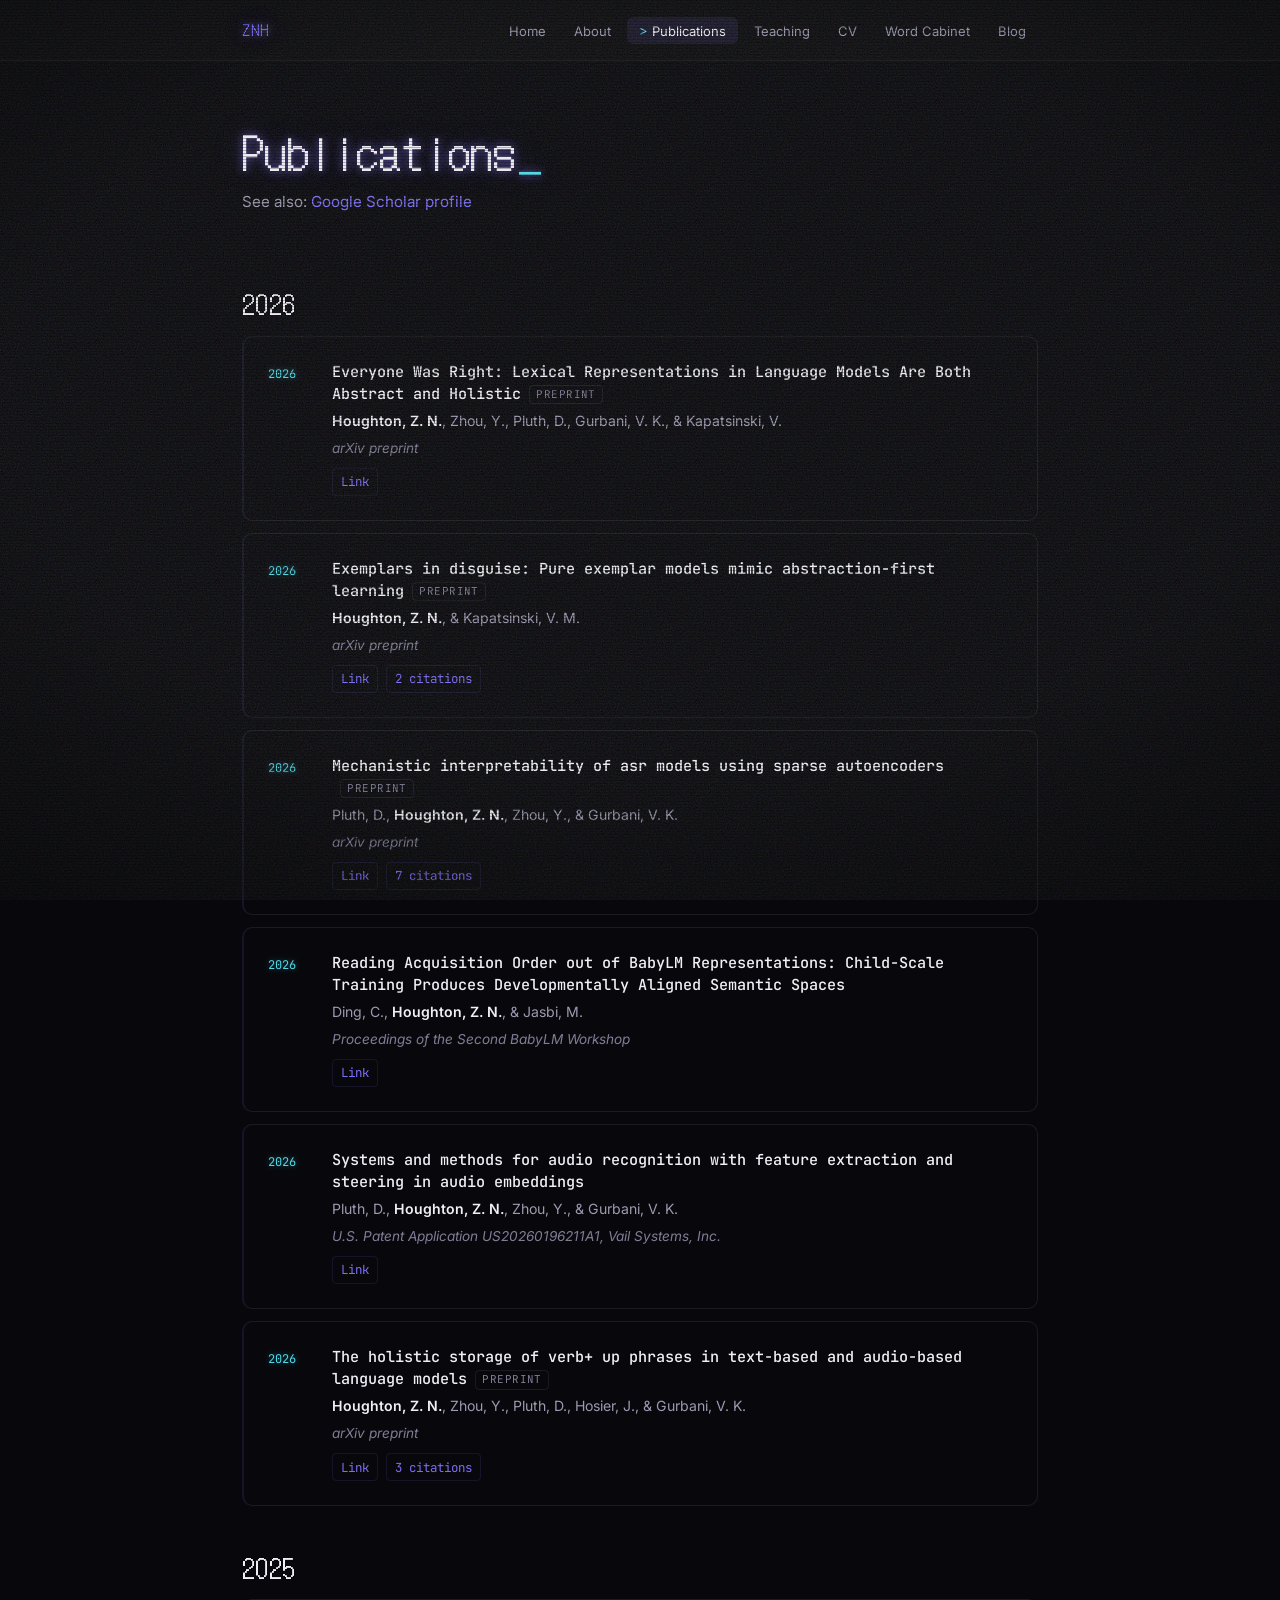
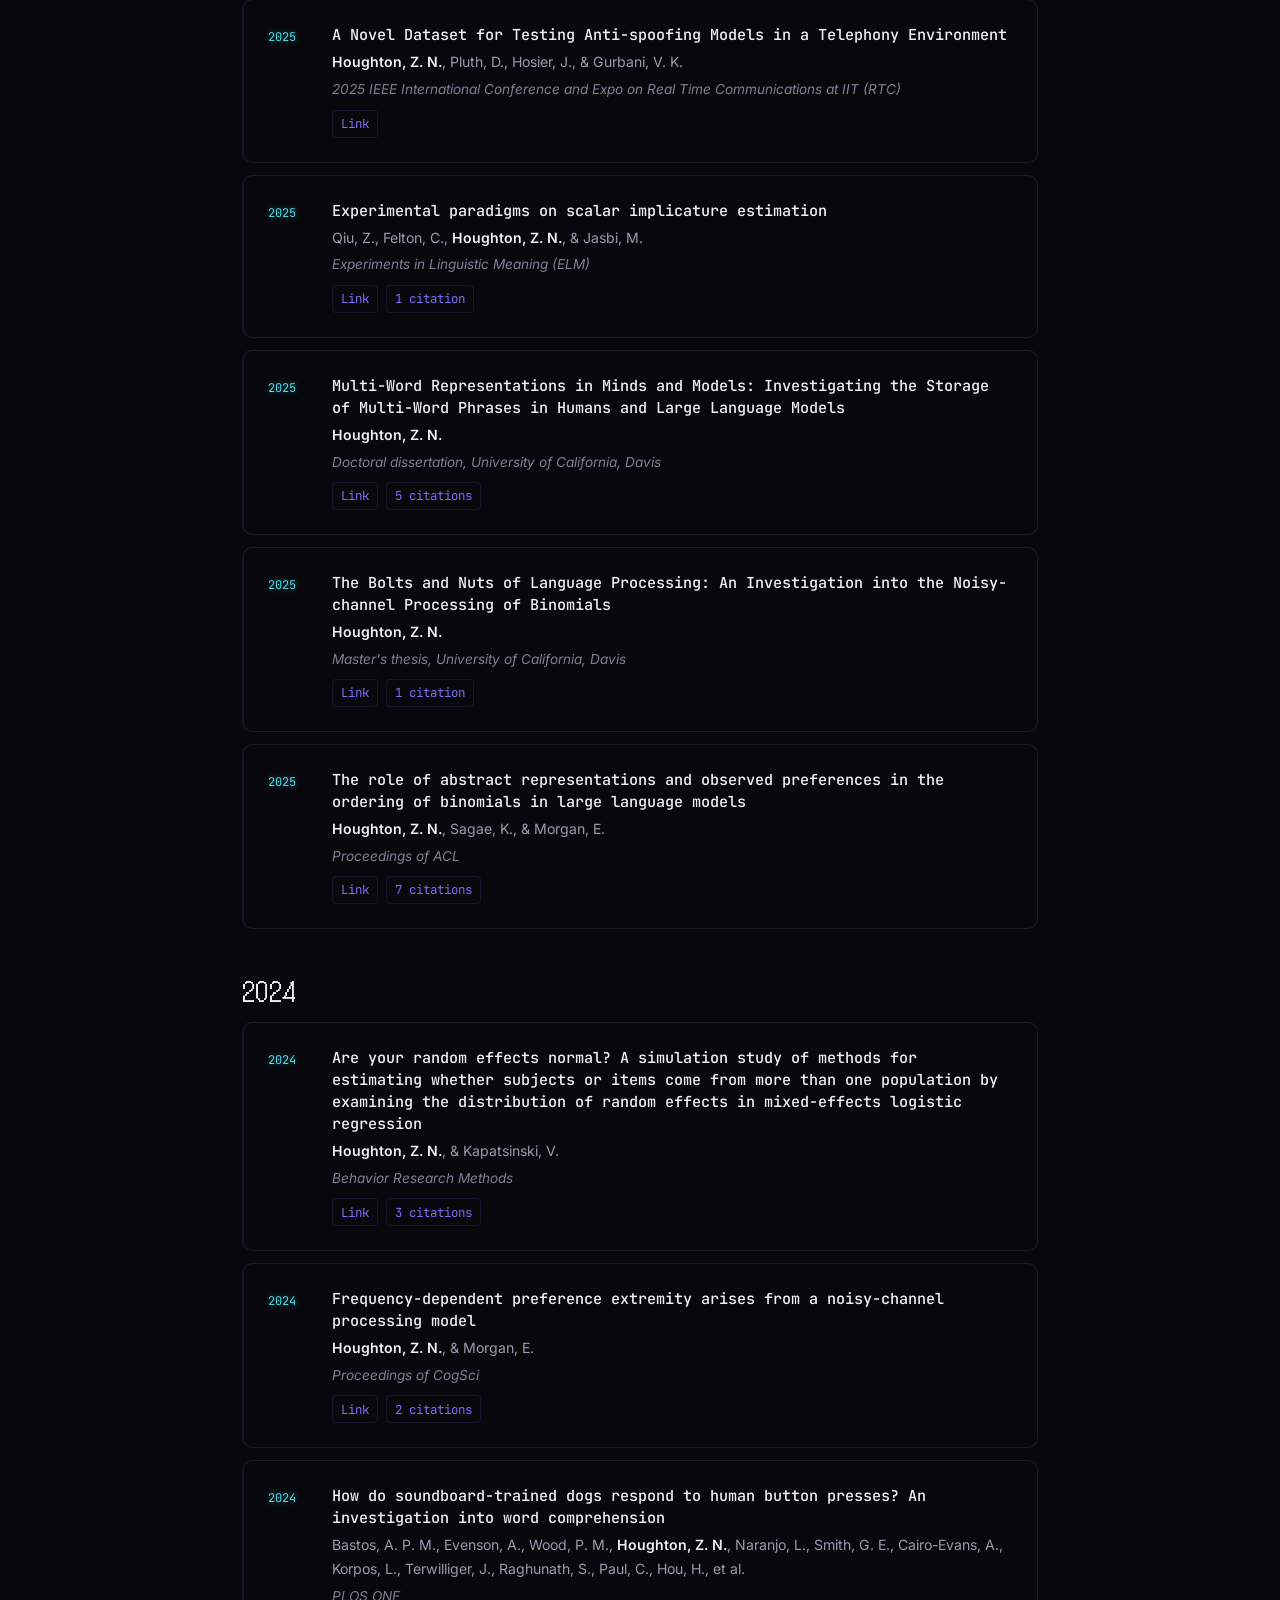
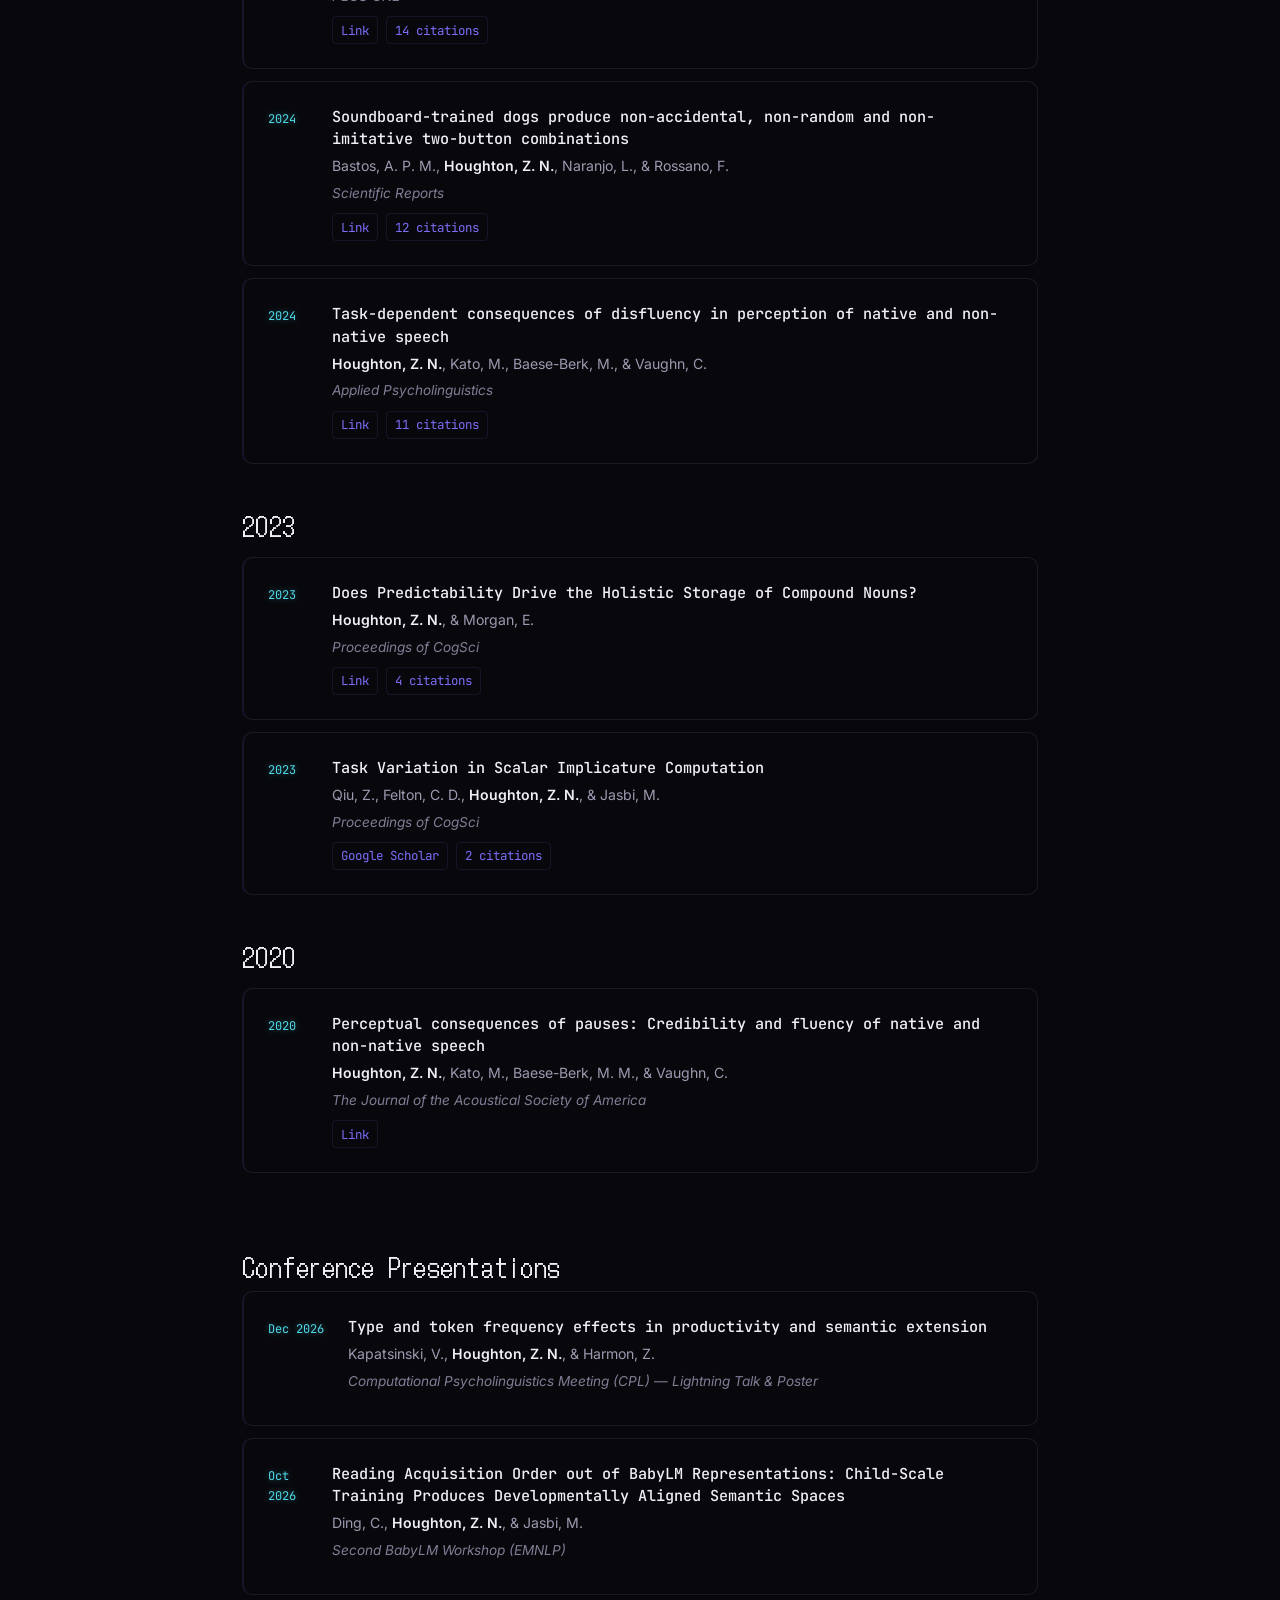
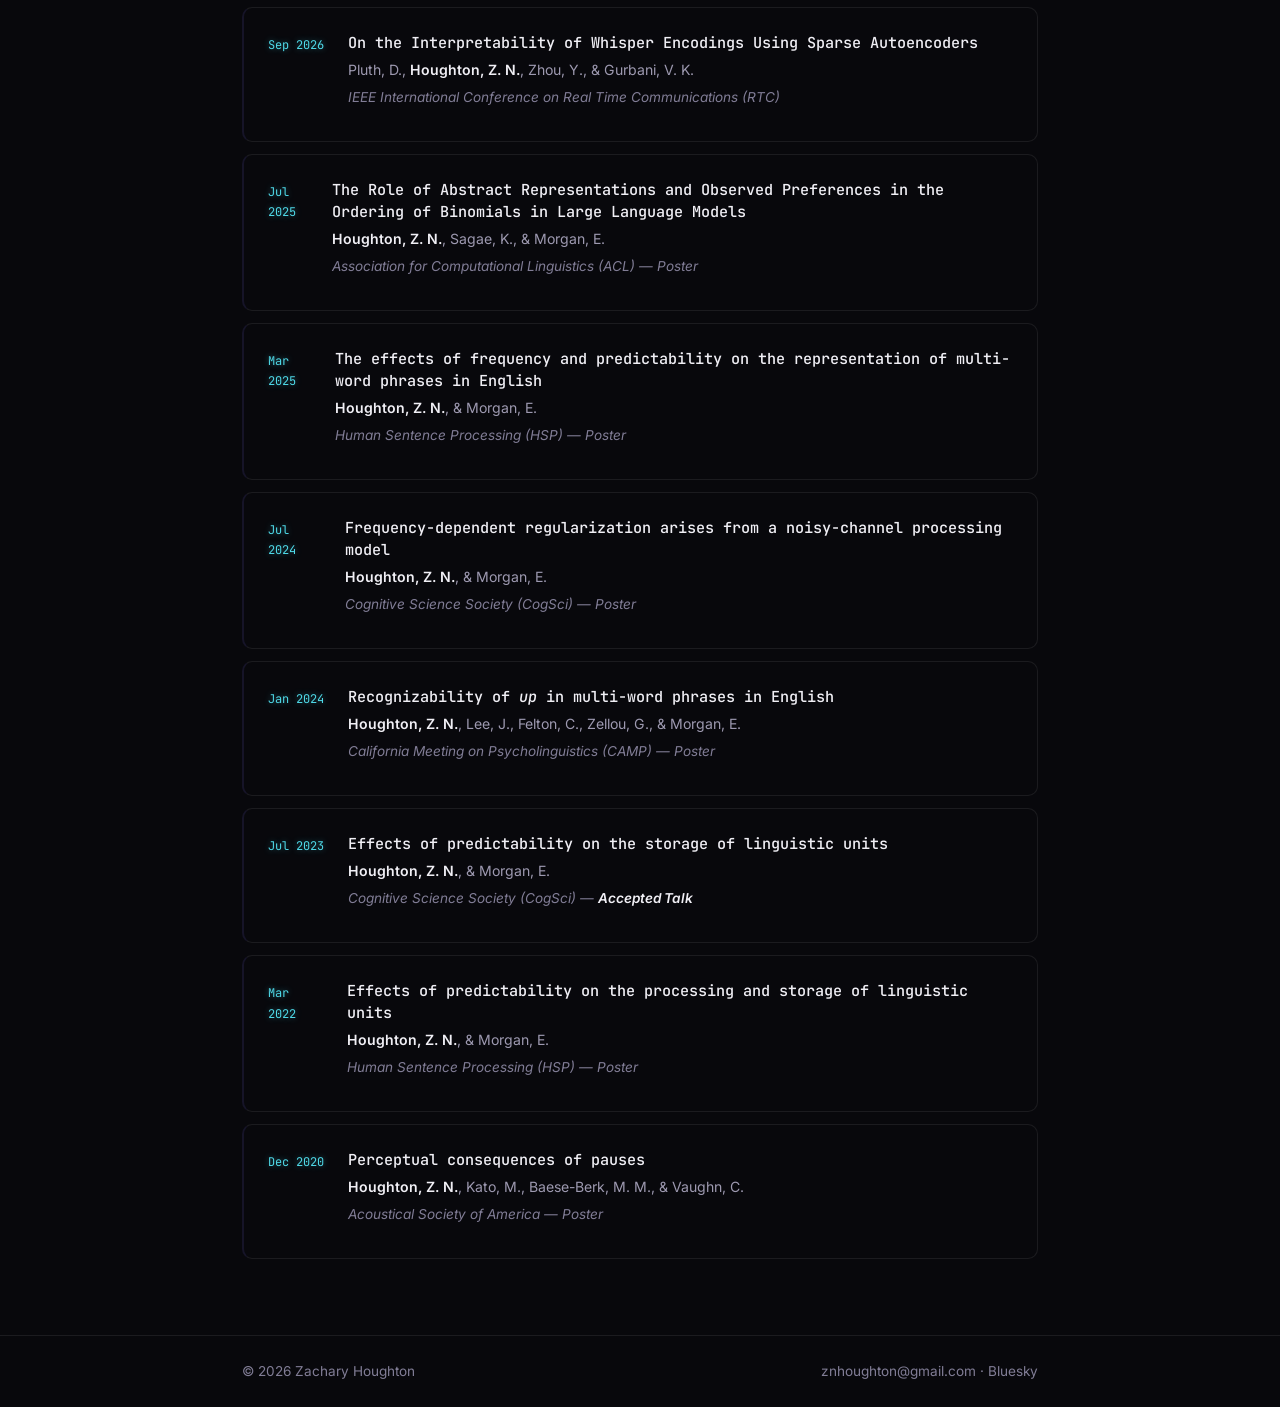
<file: publications.html>
<!DOCTYPE html>
<html lang="en">
<head>
  <meta charset="UTF-8" />
  <meta name="viewport" content="width=device-width, initial-scale=1.0" />
  <title>Publications · Zachary Houghton</title>
  <link rel="preconnect" href="https://fonts.googleapis.com" />
  <link href="https://fonts.googleapis.com/css2?family=Inter:wght@300;400;500;600&family=JetBrains+Mono:wght@400;500&family=DotGothic16&display=swap" rel="stylesheet" />
  <link rel="stylesheet" href="style.css" />
</head>
<body>

  <header>
    <nav class="nav-container">
      <a href="index.html" class="nav-logo">ZNH</a>
      <ul class="nav-links">
        <li><a href="index.html">Home</a></li>
        <li><a href="about.html">About</a></li>
        <li><a href="publications.html" class="active">Publications</a></li>
        <li><a href="teaching.html">Teaching</a></li>
        <li><a href="cv.html">CV</a></li>
        <li><a href="word-cabinet.html">Word Cabinet</a></li>
        <li><a href="blog.html">Blog</a></li>
      </ul>
      <button class="nav-toggle" aria-label="Toggle menu">&#9776;</button>
    </nav>
  </header>

  <main>
    <div class="container">
      <div class="page-header">
        <h1>Publications</h1>
        <p>See also: <a href="https://scholar.google.com/citations?user=39mxHGIAAAAJ&hl=en&oi=sra" target="_blank">Google Scholar profile</a></p>
      </div>

      <!-- Publications are loaded dynamically from data/publications.json -->
      <div id="pub-list-container">
        <p style="color: var(--text-muted); font-style: italic;">Loading publications…</p>
      </div>

      <section class="section">
        <h2 class="section-title">Conference Presentations</h2>
        <div class="pub-list">

          <div class="pub-item">
            <div class="pub-year">Dec 2026</div>
            <div class="pub-body">
              <h4>Type and token frequency effects in productivity and semantic extension</h4>
              <p class="authors">Kapatsinski, V., <strong>Houghton, Z. N.</strong>, &amp; Harmon, Z.</p>
              <p class="venue">Computational Psycholinguistics Meeting (CPL) — Lightning Talk &amp; Poster</p>
            </div>
          </div>

          <div class="pub-item">
            <div class="pub-year">Oct 2026</div>
            <div class="pub-body">
              <h4>Reading Acquisition Order out of BabyLM Representations: Child-Scale Training Produces Developmentally Aligned Semantic Spaces</h4>
              <p class="authors">Ding, C., <strong>Houghton, Z. N.</strong>, &amp; Jasbi, M.</p>
              <p class="venue">Second BabyLM Workshop (EMNLP)</p>
            </div>
          </div>

          <div class="pub-item">
            <div class="pub-year">Sep 2026</div>
            <div class="pub-body">
              <h4>On the Interpretability of Whisper Encodings Using Sparse Autoencoders</h4>
              <p class="authors">Pluth, D., <strong>Houghton, Z. N.</strong>, Zhou, Y., &amp; Gurbani, V. K.</p>
              <p class="venue">IEEE International Conference on Real Time Communications (RTC)</p>
            </div>
          </div>

          <div class="pub-item">
            <div class="pub-year">Jul 2025</div>
            <div class="pub-body">
              <h4>The Role of Abstract Representations and Observed Preferences in the Ordering of Binomials in Large Language Models</h4>
              <p class="authors"><strong>Houghton, Z. N.</strong>, Sagae, K., &amp; Morgan, E.</p>
              <p class="venue">Association for Computational Linguistics (ACL) — Poster</p>
            </div>
          </div>

          <div class="pub-item">
            <div class="pub-year">Mar 2025</div>
            <div class="pub-body">
              <h4>The effects of frequency and predictability on the representation of multi-word phrases in English</h4>
              <p class="authors"><strong>Houghton, Z. N.</strong>, &amp; Morgan, E.</p>
              <p class="venue">Human Sentence Processing (HSP) — Poster</p>
            </div>
          </div>

          <div class="pub-item">
            <div class="pub-year">Jul 2024</div>
            <div class="pub-body">
              <h4>Frequency-dependent regularization arises from a noisy-channel processing model</h4>
              <p class="authors"><strong>Houghton, Z. N.</strong>, &amp; Morgan, E.</p>
              <p class="venue">Cognitive Science Society (CogSci) — Poster</p>
            </div>
          </div>

          <div class="pub-item">
            <div class="pub-year">Jan 2024</div>
            <div class="pub-body">
              <h4>Recognizability of <em>up</em> in multi-word phrases in English</h4>
              <p class="authors"><strong>Houghton, Z. N.</strong>, Lee, J., Felton, C., Zellou, G., &amp; Morgan, E.</p>
              <p class="venue">California Meeting on Psycholinguistics (CAMP) — Poster</p>
            </div>
          </div>

          <div class="pub-item">
            <div class="pub-year">Jul 2023</div>
            <div class="pub-body">
              <h4>Effects of predictability on the storage of linguistic units</h4>
              <p class="authors"><strong>Houghton, Z. N.</strong>, &amp; Morgan, E.</p>
              <p class="venue">Cognitive Science Society (CogSci) — <strong>Accepted Talk</strong></p>
            </div>
          </div>

          <div class="pub-item">
            <div class="pub-year">Mar 2022</div>
            <div class="pub-body">
              <h4>Effects of predictability on the processing and storage of linguistic units</h4>
              <p class="authors"><strong>Houghton, Z. N.</strong>, &amp; Morgan, E.</p>
              <p class="venue">Human Sentence Processing (HSP) — Poster</p>
            </div>
          </div>

          <div class="pub-item">
            <div class="pub-year">Dec 2020</div>
            <div class="pub-body">
              <h4>Perceptual consequences of pauses</h4>
              <p class="authors"><strong>Houghton, Z. N.</strong>, Kato, M., Baese-Berk, M. M., &amp; Vaughn, C.</p>
              <p class="venue">Acoustical Society of America — Poster</p>
            </div>
          </div>

        </div>
      </section>
    </div>
  </main>

  <footer>
    <div class="container footer-inner">
      <span>© <span id="copyright-year">2026</span> Zachary Houghton</span>
      <span><a href="mailto:znhoughton@gmail.com">znhoughton@gmail.com</a> &middot; <a href="https://bsky.app/profile/znhoughton.bsky.social" target="_blank">Bluesky</a></span>
    </div>
  </footer>

  <script>
    // ── Nav toggle ──
    const toggle = document.querySelector('.nav-toggle');
    const links = document.querySelector('.nav-links');
    toggle.addEventListener('click', () => links.classList.toggle('open'));
    document.getElementById('copyright-year').textContent = new Date().getFullYear();

    // ── Load publications from auto-generated JSON ──
    fetch('/data/publications.json')
      .then(res => {
        if (!res.ok) throw new Error('publications.json not found');
        return res.json();
      })
      .then(pubs => {
        const container = document.getElementById('pub-list-container');
    
        // Filter out publications with no year
        const filtered = pubs.filter(pub => pub.year && String(pub.year).trim() !== '');
    
        if (!filtered.length) {
          container.innerHTML = '<p style="color: var(--text-muted);">No publications found.</p>';
          return;
        }
    
        // Group by year
        const byYear = {};
        for (const pub of filtered) {
          const pubYear = String(pub.year);
          if (!byYear[pubYear]) byYear[pubYear] = [];
          byYear[pubYear].push(pub);
        }
    
        // Sort years descending
        const years = Object.keys(byYear).sort((a, b) => b - a);
    
        const html = years.map(year => {
          const items = byYear[year].map(pub => {
            // An empty array is truthy, so test for content rather than presence.
            const hasAuthors = Array.isArray(pub.authors)
              ? pub.authors.length > 0
              : Boolean((pub.authors || '').trim());
            const authors = hasAuthors ? formatAuthors(pub.authors) : '';
            const url = pub.url || '';

            // Venue line: the journal or conference, falling back to the
            // preprint server while a paper is still unpublished.
            const venue = pub.venue || (pub.arxiv_id ? 'arXiv preprint' : '');

            // Only flag things that are *not* simply published.
            const status = (pub.status || '').toLowerCase();
            const badge = (status && status !== 'published')
              ? `<span class="pub-badge pub-badge-${escHtml(status.replace(/\s+/g, '-'))}">${escHtml(status)}</span>`
              : '';

            const links = [];
            if (url) {
              links.push(`<a href="${escHtml(url)}" target="_blank" class="pub-link">Link</a>`);
            } else {
              links.push(`<a href="https://scholar.google.com/citations?user=39mxHGIAAAAJ&hl=en" target="_blank" class="pub-link">Google Scholar</a>`);
            }
            // Keep the preprint reachable once the published version takes over
            // the main link.
            if (pub.arxiv_url && pub.arxiv_url !== url) {
              links.push(`<a href="${escHtml(pub.arxiv_url)}" target="_blank" class="pub-link">arXiv</a>`);
            }

            const citations = pub.citations || 0;
            if (citations > 0) {
              links.push(`<span class="pub-link">${citations} citation${citations !== 1 ? 's' : ''}</span>`);
            }

            return `
              <div class="pub-item">
                <div class="pub-year">${escHtml(String(year))}</div>
                <div class="pub-body">
                  <h4>${escHtml(pub.title || 'Untitled')}${badge}</h4>
                  ${authors ? `<p class="authors">${authors}</p>` : ''}
                  ${venue ? `<p class="venue">${escHtml(venue)}</p>` : ''}
                  <div class="pub-links">${links.join('')}</div>
                </div>
              </div>`;
          }).join('');
    
          return `
            <div class="pub-year-group">
              <h2 class="section-title" style="margin-top: 2rem; margin-bottom: 1rem;">${year}</h2>
              <div class="pub-list">${items}</div>
            </div>`;
        }).join('');
    
        container.innerHTML = html;
      })
      .catch(() => {
        document.getElementById('pub-list-container').innerHTML = `
          <p style="color: var(--text-muted); font-style: italic;">
            Publications will appear here automatically once the script runs.
            In the meantime, see the
            <a href="https://scholar.google.com/citations?user=39mxHGIAAAAJ&hl=en&oi=sra" target="_blank">Google Scholar profile</a>.
          </p>`;
      });
    
    // The site owner's name, bolded in the author line wherever it turns up.
    // Written tolerantly on purpose: the generator emits "Houghton, Z. N.", but
    // a hand-written override in publication_overrides.json may say
    // "Houghton, Z." or "Zachary Houghton", and all of them should bold.
    const SELF_AUTHOR = /Houghton,\s*Z(?:achary)?\.?(?:\s*N(?:icholas)?\.?)?|Z(?:achary)?\.?(?:\s*N(?:icholas)?\.?)?\s+Houghton/gi;

    function formatAuthors(authors) {
      // Author order is whatever the data says; it is never re-sorted here.
      const text = Array.isArray(authors) ? authors.join(', ') : String(authors);
      return escHtml(text).replace(SELF_AUTHOR, match => `<strong>${match}</strong>`);
    }
    
    function escHtml(str) {
      return str
        .replace(/&/g, '&amp;')
        .replace(/</g, '&lt;')
        .replace(/>/g, '&gt;')
        .replace(/"/g, '&quot;');
    }
  </script>
  <script src="/scripts/easter-eggs.js"></script>
</body>
</html>
</file>
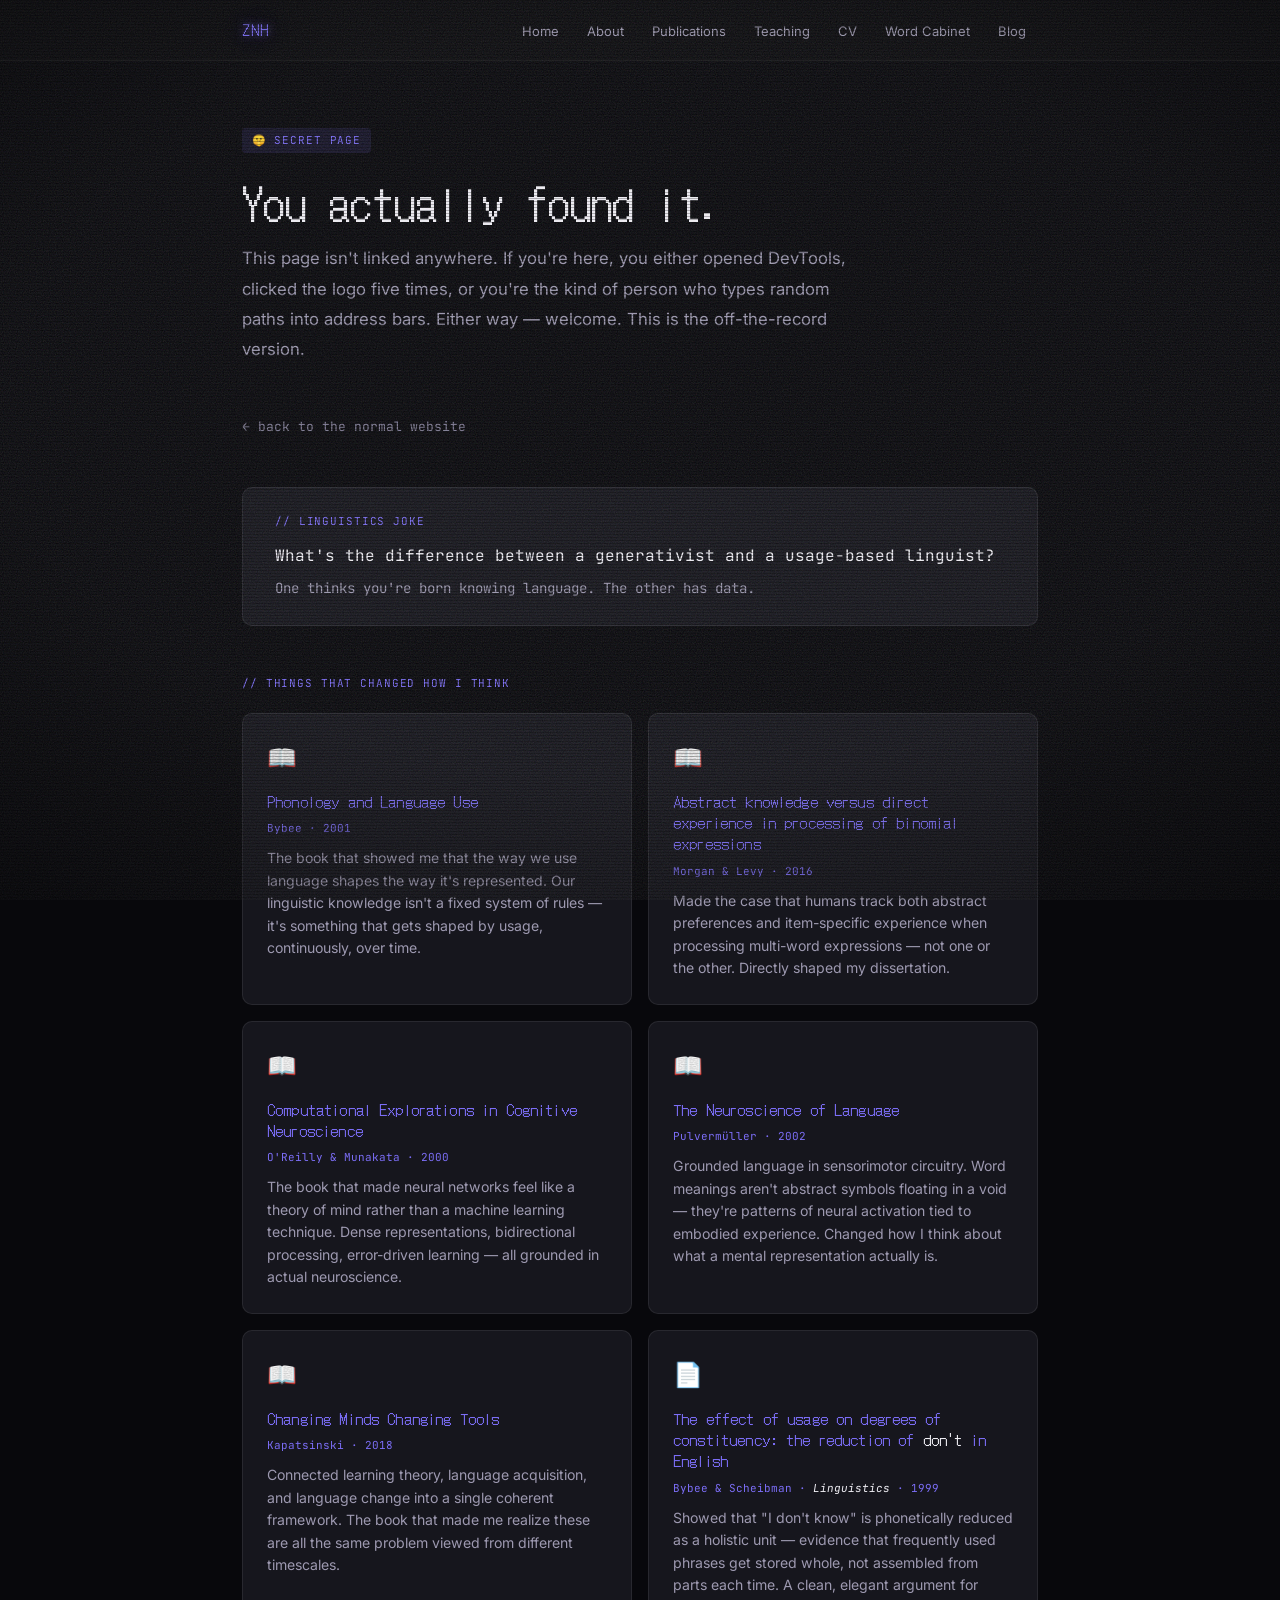
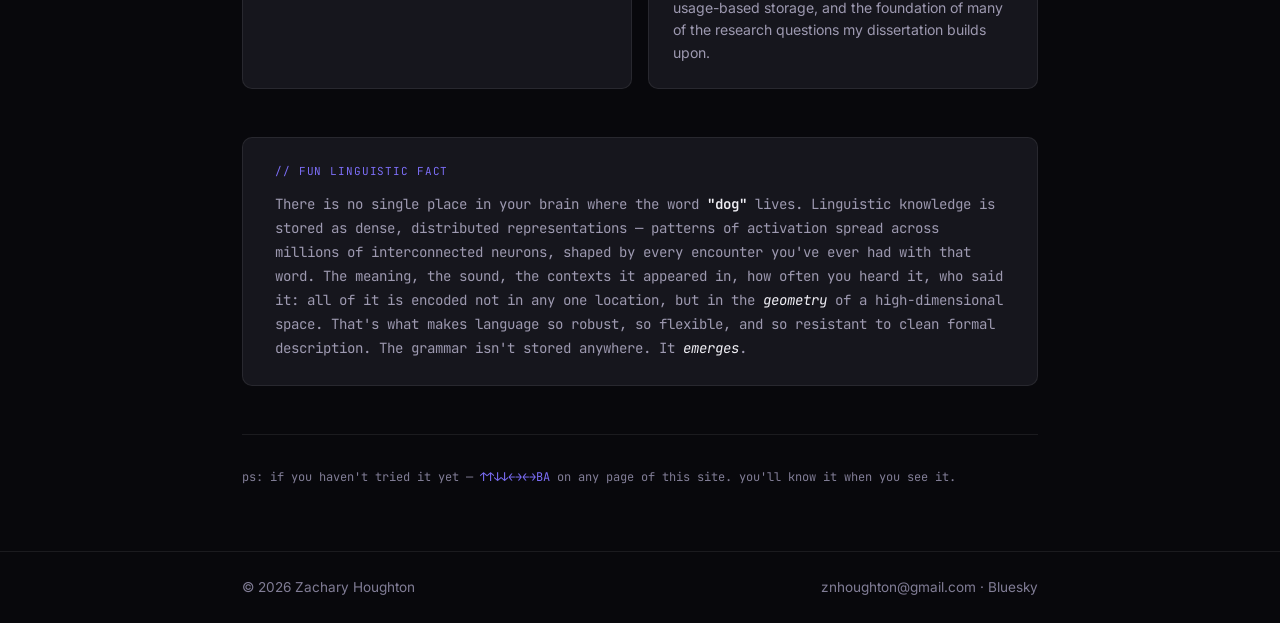
<file: secret.html>
<!DOCTYPE html>
<html lang="en">
<head>
  <meta charset="UTF-8" />
  <meta name="viewport" content="width=device-width, initial-scale=1.0" />
  <meta name="robots" content="noindex, nofollow" />
  <title>🤫 You found it · Zachary Houghton</title>
  <link rel="preconnect" href="https://fonts.googleapis.com" />
  <link href="https://fonts.googleapis.com/css2?family=Inter:wght@300;400;500;600&family=JetBrains+Mono:wght@400;500&family=DotGothic16&display=swap" rel="stylesheet" />
  <link rel="stylesheet" href="style.css" />
  <style>
    .secret-badge {
      display: inline-block;
      font-family: var(--mono);
      font-size: 11px;
      color: var(--accent);
      background: var(--accent-soft);
      padding: 0.2rem 0.6rem;
      border-radius: 4px;
      letter-spacing: 0.08em;
      text-transform: uppercase;
      margin-bottom: 1.5rem;
    }
    .secret-intro {
      font-size: 1.05rem;
      color: var(--text-secondary);
      max-width: 620px;
      margin-bottom: 3rem;
      line-height: 1.8;
    }
    .fact-grid {
      display: grid;
      grid-template-columns: repeat(auto-fit, minmax(260px, 1fr));
      gap: 1rem;
      margin-bottom: 3rem;
    }
    .fact-card {
      background: var(--bg-card);
      border: 1px solid var(--border);
      border-radius: var(--radius);
      padding: 1.5rem;
      transition: border-color 0.15s;
    }
    .fact-card:hover { border-color: var(--border-hover); }
    .fact-card .icon {
      font-size: 1.5rem;
      margin-bottom: 0.75rem;
      display: block;
    }
    .fact-card h3 {
      font-size: 0.95rem;
      font-weight: 500;
      color: var(--text-primary);
      margin-bottom: 0.5rem;
    }
    .fact-card p {
      font-size: 0.88rem;
      color: var(--text-secondary);
      line-height: 1.6;
    }
    .ipa-joke {
      background: var(--bg-card);
      border: 1px solid var(--border);
      border-radius: var(--radius);
      padding: 1.5rem 2rem;
      margin-bottom: 3rem;
      font-family: var(--mono);
      font-size: 0.88rem;
      color: var(--text-secondary);
    }
    .ipa-joke .label {
      font-size: 11px;
      color: var(--accent);
      text-transform: uppercase;
      letter-spacing: 0.08em;
      margin-bottom: 0.75rem;
      display: block;
    }
    .ipa-joke .punchline {
      color: var(--text-primary);
      font-size: 1rem;
    }
    .back-link {
      font-family: var(--mono);
      font-size: 13px;
      color: var(--text-muted);
      text-decoration: none;
      display: inline-flex;
      align-items: center;
      gap: 0.4rem;
      margin-bottom: 3rem;
      transition: color 0.15s;
    }
    .back-link:hover { color: var(--text-secondary); text-decoration: none; }
    .konami-hint {
      font-family: var(--mono);
      font-size: 12px;
      color: var(--text-muted);
      margin-top: 3rem;
      padding-top: 2rem;
      border-top: 1px solid var(--border);
    }
    .konami-hint span { color: var(--accent); }
  </style>
</head>
<body>

  <header>
    <nav class="nav-container">
      <a href="index.html" class="nav-logo">ZNH</a>
      <ul class="nav-links">
        <li><a href="index.html">Home</a></li>
        <li><a href="about.html">About</a></li>
        <li><a href="publications.html">Publications</a></li>
        <li><a href="teaching.html">Teaching</a></li>
        <li><a href="cv.html">CV</a></li>
        <li><a href="word-cabinet.html">Word Cabinet</a></li>
        <li><a href="blog.html">Blog</a></li>
      </ul>
      <button class="nav-toggle" aria-label="Toggle menu">&#9776;</button>
    </nav>
  </header>

  <main>
    <div class="container" style="padding-top: 4rem; padding-bottom: 4rem;">

      <div class="secret-badge">🤫 secret page</div>

      <h1 style="margin-bottom: 1rem;">You actually found it.</h1>

      <p class="secret-intro">
        This page isn't linked anywhere. If you're here, you either opened DevTools,
        clicked the logo five times, or you're the kind of person who types random
        paths into address bars. Either way — welcome. This is the off-the-record version.
      </p>

      <a href="index.html" class="back-link">← back to the normal website</a>

      <div class="ipa-joke">
        <span class="label">// linguistics joke</span>
        <p class="punchline">What's the difference between a generativist and a usage-based linguist?</p>
        <p style="margin-top: 0.5rem;">One thinks you're born knowing language. The other has data.</p>
      </div>

      <p style="font-family:var(--mono);font-size:11px;color:var(--accent);text-transform:uppercase;letter-spacing:0.08em;margin-bottom:1.25rem;">// things that changed how I think</p>

      <div class="fact-grid">

        <div class="fact-card">
          <span class="icon">📖</span>
          <h3><a href="https://www.cambridge.org/core/books/phonology-and-language-use/1DF53B385ED2A382A9119944AC3F0D7C" target="_blank">Phonology and Language Use</a></h3>
          <p style="font-family:var(--mono);font-size:11px;color:var(--accent);margin-bottom:0.6rem;">Bybee · 2001</p>
          <p>
            The book that showed me that the way we use language shapes the way it's
            represented. Our linguistic knowledge isn't a fixed system of rules —
            it's something that gets shaped by usage, continuously, over time.
          </p>
        </div>

        <div class="fact-card">
          <span class="icon">📖</span>
          <h3><a href="https://pmc.ncbi.nlm.nih.gov/articles/PMC5143228/" target="_blank">Abstract knowledge versus direct experience in processing of binomial expressions</a></h3>
          <p style="font-family:var(--mono);font-size:11px;color:var(--accent);margin-bottom:0.6rem;">Morgan &amp; Levy · 2016</p>
          <p>
            Made the case that humans track both abstract preferences and item-specific
            experience when processing multi-word expressions — not one or the other.
            Directly shaped my dissertation.
          </p>
        </div>

        <div class="fact-card">
          <span class="icon">📖</span>
          <h3><a href="https://mitpress.mit.edu/9780262650540/computational-explorations-in-cognitive-neuroscience/" target="_blank">Computational Explorations in Cognitive Neuroscience</a></h3>
          <p style="font-family:var(--mono);font-size:11px;color:var(--accent);margin-bottom:0.6rem;">O'Reilly &amp; Munakata · 2000</p>
          <p>
            The book that made neural networks feel like a theory of mind rather than
            a machine learning technique. Dense representations, bidirectional processing,
            error-driven learning — all grounded in actual neuroscience.
          </p>
        </div>

        <div class="fact-card">
          <span class="icon">📖</span>
          <h3><a href="https://www.cambridge.org/core/books/neuroscience-of-language/8DCBC031DEBEED32BE945B5E51DD7D33" target="_blank">The Neuroscience of Language</a></h3>
          <p style="font-family:var(--mono);font-size:11px;color:var(--accent);margin-bottom:0.6rem;">Pulvermüller · 2002</p>
          <p>
            Grounded language in sensorimotor circuitry. Word meanings aren't abstract
            symbols floating in a void — they're patterns of neural activation tied to
            embodied experience. Changed how I think about what a mental representation
            actually is.
          </p>
        </div>

        <div class="fact-card">
          <span class="icon">📖</span>
          <h3><a href="https://mitpress.mit.edu/9780262346320/changing-minds-changing-tools/" target="_blank">Changing Minds Changing Tools</a></h3>
          <p style="font-family:var(--mono);font-size:11px;color:var(--accent);margin-bottom:0.6rem;">Kapatsinski · 2018</p>
          <p>
            Connected learning theory, language acquisition, and language change into
            a single coherent framework. The book that made me realize these are all
            the same problem viewed from different timescales.
          </p>
        </div>

        <div class="fact-card">
          <span class="icon">📄</span>
          <h3><a href="https://www.degruyterbrill.com/document/doi/10.1515/ling.37.4.575/html" target="_blank">The effect of usage on degrees of constituency: the reduction of <em>don't</em> in English</a></h3>
          <p style="font-family:var(--mono);font-size:11px;color:var(--accent);margin-bottom:0.6rem;">Bybee &amp; Scheibman · <em>Linguistics</em> · 1999</p>
          <p>
            Showed that "I don't know" is phonetically reduced as a holistic unit —
            evidence that frequently used phrases get stored whole, not assembled
            from parts each time. A clean, elegant argument for usage-based storage,
            and the foundation of many of the research questions my dissertation builds upon.
          </p>
        </div>

      </div>

      <div class="ipa-joke">
        <span class="label">// fun linguistic fact</span>
        <p>
          There is no single place in your brain where the word <strong>"dog"</strong> lives.
          Linguistic knowledge is stored as dense, distributed representations —
          patterns of activation spread across millions of interconnected neurons,
          shaped by every encounter you've ever had with that word. The meaning,
          the sound, the contexts it appeared in, how often you heard it, who said it:
          all of it is encoded not in any one location, but in the <em>geometry</em>
          of a high-dimensional space. That's what makes language so robust, so flexible,
          and so resistant to clean formal description. The grammar isn't stored anywhere.
          It <em>emerges</em>.
        </p>
      </div>

      <p class="konami-hint">
        ps: if you haven't tried it yet —
        <span>↑↑↓↓←→←→BA</span> on any page of this site.
        you'll know it when you see it.
      </p>

    </div>
  </main>

  <footer>
    <div class="container footer-inner">
      <span>© <span id="copyright-year">2026</span> Zachary Houghton</span>
      <span><a href="mailto:znhoughton@gmail.com">znhoughton@gmail.com</a> &middot; <a href="https://bsky.app/profile/znhoughton.bsky.social" target="_blank">Bluesky</a></span>
    </div>
  </footer>

  <script>
    const toggle = document.querySelector('.nav-toggle');
    const links = document.querySelector('.nav-links');
    toggle.addEventListener('click', () => links.classList.toggle('open'));
    document.getElementById('copyright-year').textContent = new Date().getFullYear();
  </script>
  <script src="/scripts/easter-eggs.js"></script>
</body>
</html>
</file>
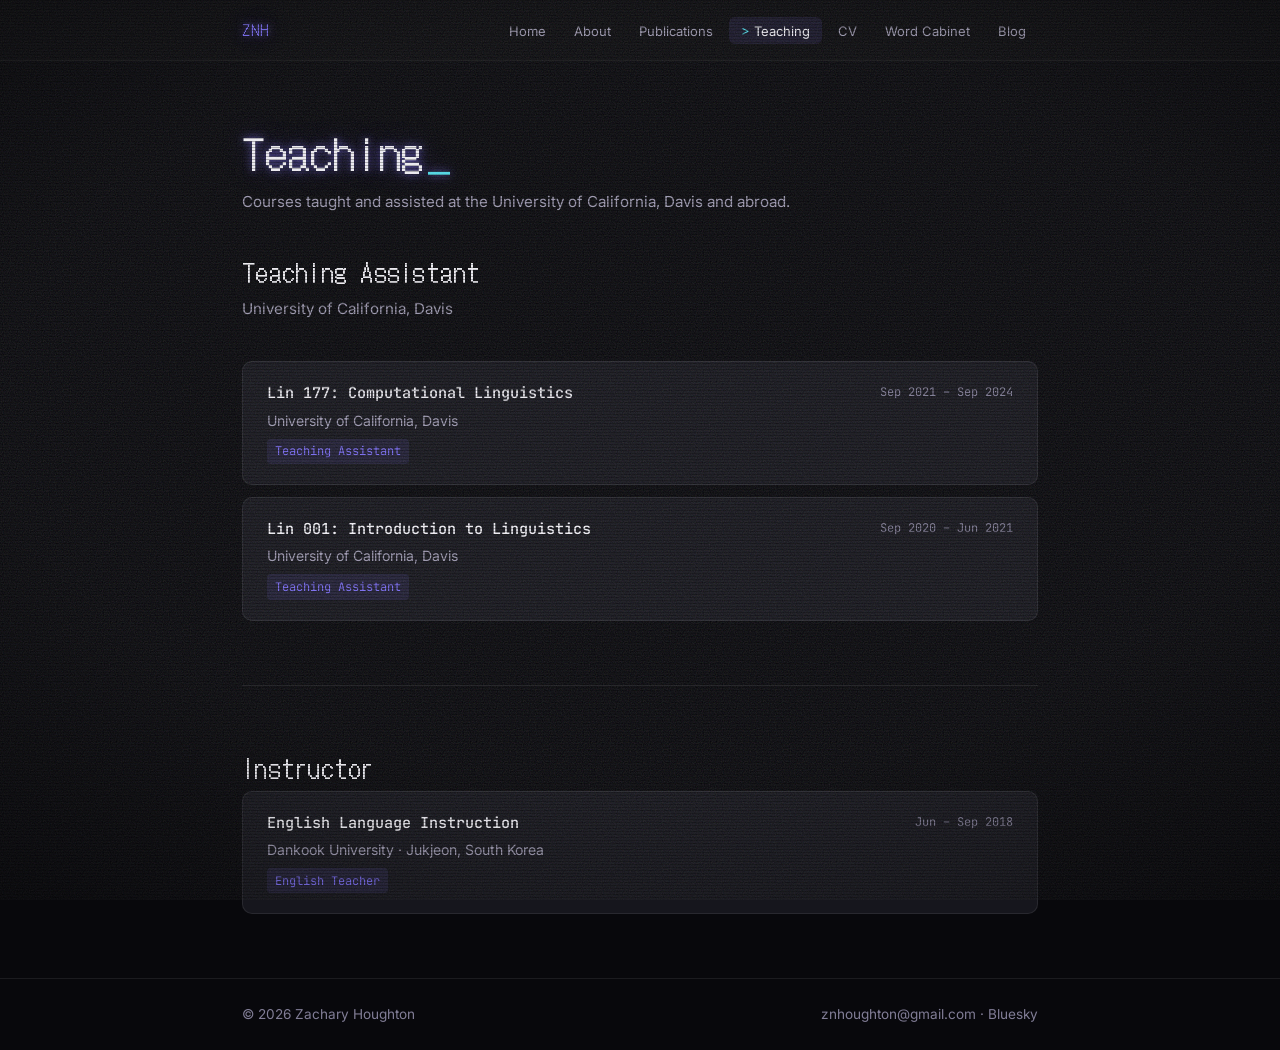
<file: teaching.html>
<!DOCTYPE html>
<html lang="en">
<head>
  <meta charset="UTF-8" />
  <meta name="viewport" content="width=device-width, initial-scale=1.0" />
  <title>Teaching · Zachary Houghton</title>
  <link rel="preconnect" href="https://fonts.googleapis.com" />
  <link href="https://fonts.googleapis.com/css2?family=Inter:wght@300;400;500;600&family=JetBrains+Mono:wght@400;500&family=DotGothic16&display=swap" rel="stylesheet" />
  <link rel="stylesheet" href="style.css" />
</head>
<body>

  <header>
    <nav class="nav-container">
      <a href="index.html" class="nav-logo">ZNH</a>
      <ul class="nav-links">
        <li><a href="index.html">Home</a></li>
        <li><a href="about.html">About</a></li>
        <li><a href="publications.html">Publications</a></li>
        <li><a href="teaching.html" class="active">Teaching</a></li>
        <li><a href="cv.html">CV</a></li>
        <li><a href="word-cabinet.html">Word Cabinet</a></li>
        <li><a href="blog.html">Blog</a></li>
      </ul>
      <button class="nav-toggle" aria-label="Toggle menu">&#9776;</button>
    </nav>
  </header>

  <main>
    <div class="container">
      <div class="page-header">
        <h1>Teaching</h1>
        <p>Courses taught and assisted at the University of California, Davis and abroad.</p>
      </div>

      <section class="section" style="border-top: none; padding-top: 0;">
        <h2 class="section-title">Teaching Assistant</h2>
        <p class="section-subtitle">University of California, Davis</p>
        <div class="teaching-grid">

          <div class="course-item">
            <div class="course-left">
              <h4>Lin 177: Computational Linguistics</h4>
              <p>University of California, Davis</p>
              <span class="role-badge">Teaching Assistant</span>
            </div>
            <div class="course-right">Sep 2021 – Sep 2024</div>
          </div>

          <div class="course-item">
            <div class="course-left">
              <h4>Lin 001: Introduction to Linguistics</h4>
              <p>University of California, Davis</p>
              <span class="role-badge">Teaching Assistant</span>
            </div>
            <div class="course-right">Sep 2020 – Jun 2021</div>
          </div>

        </div>
      </section>

      <section class="section">
        <h2 class="section-title">Instructor</h2>
        <div class="teaching-grid">

          <div class="course-item">
            <div class="course-left">
              <h4>English Language Instruction</h4>
              <p>Dankook University · Jukjeon, South Korea</p>
              <span class="role-badge">English Teacher</span>
            </div>
            <div class="course-right">Jun – Sep 2018</div>
          </div>

        </div>
      </section>

    </div>
  </main>

  <footer>
    <div class="container footer-inner">
      <span>© <span id="copyright-year">2026</span> Zachary Houghton</span>
      <span><a href="mailto:znhoughton@gmail.com">znhoughton@gmail.com</a> &middot; <a href="https://bsky.app/profile/znhoughton.bsky.social" target="_blank">Bluesky</a></span>
    </div>
  </footer>

  <script>
    const toggle = document.querySelector('.nav-toggle');
    const links = document.querySelector('.nav-links');
    toggle.addEventListener('click', () => links.classList.toggle('open'));
    document.getElementById('copyright-year').textContent = new Date().getFullYear();
  </script>
  <script src="/scripts/easter-eggs.js"></script>
</body>
</html>
</file>
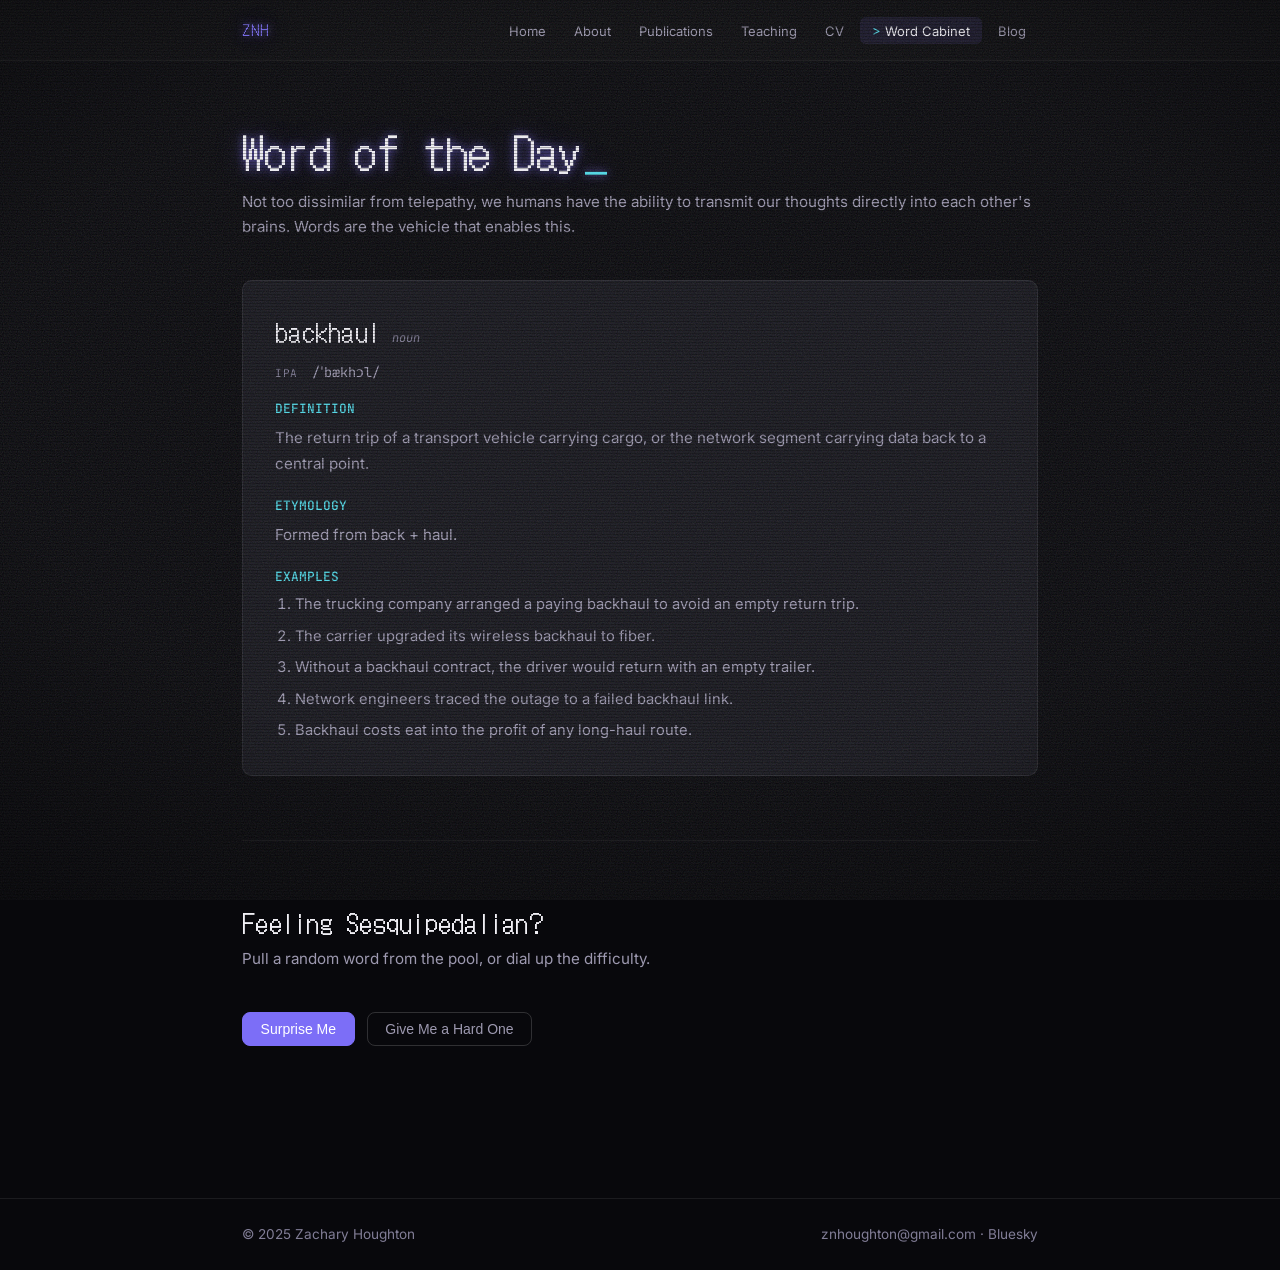
<file: word-cabinet.html>
<!DOCTYPE html>
<html lang="en">
<head>
  <meta charset="UTF-8" />
  <meta name="viewport" content="width=device-width, initial-scale=1.0" />
  <title>Word Cabinet · Zachary Houghton</title>
  <link rel="preconnect" href="https://fonts.googleapis.com" />
  <link href="https://fonts.googleapis.com/css2?family=Inter:wght@300;400;500;600&family=JetBrains+Mono:wght@400;500&family=DotGothic16&display=swap" rel="stylesheet" />
  <link rel="stylesheet" href="style.css" />
</head>
<body class="retro-cursors">

  <header>
    <nav class="nav-container">
      <a href="index.html" class="nav-logo">ZNH</a>
      <ul class="nav-links">
        <li><a href="index.html">Home</a></li>
        <li><a href="about.html">About</a></li>
        <li><a href="publications.html">Publications</a></li>
        <li><a href="teaching.html">Teaching</a></li>
        <li><a href="cv.html">CV</a></li>
        <li><a href="word-cabinet.html" class="active">Word Cabinet</a></li>
        <li><a href="blog.html">Blog</a></li>
      </ul>
      <button class="nav-toggle" aria-label="Toggle menu">&#9776;</button>
    </nav>
  </header>

  <main>
    <div class="container">
      <div class="page-header">
        <h1>Word of the Day</h1>
        <p>Not too dissimilar from telepathy, we humans have the ability to transmit our thoughts directly into each other's brains. Words are the vehicle that enables this.</p>
      </div>

      <div style="padding-bottom: 4rem;">

        <section class="section" style="border-top: none; padding-top: 0;">
          <div id="wotd-container"></div>
        </section>

        <section class="section">
          <h2 class="section-title">Feeling Sesquipedalian?</h2>
          <p class="section-subtitle">Pull a random word from the pool, or dial up the difficulty.</p>
          <div style="display: flex; gap: 0.75rem; flex-wrap: wrap; margin-bottom: 1.5rem;">
            <button class="btn btn-primary" id="surprise-btn">Surprise Me</button>
            <button class="btn btn-ghost" id="challenge-btn">Give Me a Hard One</button>
          </div>
          <div id="explore-container"></div>
        </section>

      </div>
    </div>
  </main>

  <footer>
    <div class="container footer-inner">
      <span>&copy; 2025 Zachary Houghton</span>
      <span><a href="mailto:znhoughton@gmail.com">znhoughton@gmail.com</a> &middot; <a href="https://bsky.app/profile/znhoughton.bsky.social" target="_blank">Bluesky</a></span>
    </div>
  </footer>

  <script>
    const toggle = document.querySelector('.nav-toggle');
    const links = document.querySelector('.nav-links');
    toggle.addEventListener('click', () => links.classList.toggle('open'));
  </script>
  <script src="/scripts/easter-eggs.js"></script>

  <script>
    // Word-of-the-day is deterministic: the array order in words.json IS the
    // rotation schedule, fixed once at curation time. Everyone sees the same
    // word on a given UTC day, the full pool cycles before repeating, and
    // appending new words later only extends the cycle.
    const WOTD_EPOCH = Date.UTC(2026, 0, 1);

    let WORDS = [];

    function escapeHtml(str) {
      const div = document.createElement('div');
      div.textContent = str;
      return div.innerHTML;
    }

    function wordCardHtml(word) {
      const examples = word.examples.map(ex => `<li>${escapeHtml(ex)}</li>`).join('');
      // rarity_percentile/rarity_tier are backfilled from each word's real
      // wordfreq zipf score (see scripts/wordpool/backfill_rarity.py) --
      // "rarer than N% of English words" is an honest corpus-frequency
      // statistic, deliberately not framed as "N% of people know this,"
      // which frequency data can't actually support.
      const rarityBadge = (word.rarity_tier && typeof word.rarity_percentile === 'number')
        ? `<span class="word-card-rarity" data-tier="${escapeHtml(word.rarity_tier)}" title="Rarer than ${word.rarity_percentile}% of English words">${escapeHtml(word.rarity_tier)}</span>`
        : '';
      return `
        <div class="word-card-head">
          <h3 class="word-card-word">${escapeHtml(word.word)}</h3>
          <span class="word-card-pos">${escapeHtml(word.pos)}</span>
          ${rarityBadge}
        </div>
        <div class="word-card-pron">
          <span class="pron-item"><span class="pron-label">IPA</span> ${escapeHtml(word.ipa)}</span>
          ${typeof word.rarity_percentile === 'number' ? `<span class="pron-item"><span class="pron-label">Rarity</span> rarer than ${word.rarity_percentile}% of English words</span>` : ''}
        </div>
        <div class="word-card-section">
          <h4>Definition</h4>
          <p>${escapeHtml(word.definition)}</p>
        </div>
        <div class="word-card-section">
          <h4>Etymology</h4>
          <p>${escapeHtml(word.etymology)}</p>
        </div>
        <div class="word-card-section">
          <h4>Examples</h4>
          <ol class="example-list">${examples}</ol>
        </div>
      `;
    }

    // Maps a neighbor's similarity (normalized within this word's own
    // neighbor set) to an alpha on the site's accent hue -- a sequential,
    // one-hue encoding of magnitude, not a categorical palette. Floor of
    // 0.4 keeps even the least-similar neighbor legible on the dark card.
    function similarityAlpha(sim, minSim, maxSim) {
      if (maxSim === minSim) return 1;
      const t = (sim - minSim) / (maxSim - minSim);
      return 0.4 + t * 0.6;
    }

    const VIZ_SIZE = 280;
    const VIZ_PAD = 40;

    // Fits this word's own points into the plot, rather than assuming a
    // fixed +/-1 coordinate range -- the overlap-resolution pass on the
    // Python side can expand a crowded layout past any fixed bound, and
    // different words' neighborhoods naturally vary in spread.
    function makeToPixel(points) {
      const xs = points.map(p => p[0]);
      const ys = points.map(p => p[1]);
      const maxAbs = Math.max(1e-6, ...xs.map(Math.abs), ...ys.map(Math.abs));
      const half = (VIZ_SIZE - VIZ_PAD * 2) / 2;
      return (x, y) => ({
        px: VIZ_SIZE / 2 + (x / maxAbs) * half,
        py: VIZ_SIZE / 2 - (y / maxAbs) * half,
      });
    }

    function neighborVizSvg(word) {
      if (!word.neighbors || word.neighbors.length === 0) return '';

      const sims = word.neighbors.map(n => n.similarity);
      const minSim = Math.min(...sims);
      const maxSim = Math.max(...sims);

      const [tx, ty] = word.embedding_xy;
      const allPoints = [[tx, ty], ...word.neighbors.map(n => [n.x, n.y])];
      const toPixel = makeToPixel(allPoints);
      const target = toPixel(tx, ty);

      const lines = word.neighbors.map(n => {
        const p = toPixel(n.x, n.y);
        return `<line x1="${target.px}" y1="${target.py}" x2="${p.px}" y2="${p.py}" class="neighbor-line" />`;
      }).join('');

      const dots = word.neighbors.map(n => {
        const p = toPixel(n.x, n.y);
        const alpha = similarityAlpha(n.similarity, minSim, maxSim);
        // Emphasis pattern: only core words (featured, full-card treatment)
        // carry the accent hue; discovery-only words and words with no
        // entry at all are both de-emphasized gray context, since neither
        // gets the full-card experience on click.
        const match = WORDS.find(w => w.word.toLowerCase() === n.word);
        const isCore = !!match && !match.discovery_only;
        const dotColor = isCore ? `rgba(124,110,247,${alpha.toFixed(2)})` : `rgba(148,144,168,${(alpha * 0.6).toFixed(2)})`;
        const pointClass = isCore ? 'neighbor-point in-pool' : 'neighbor-point out-of-pool';
        const titleSuffix = isCore ? '' : (match ? '' : ' (not yet in the cabinet)');
        return `
          <g class="${pointClass}" data-word="${escapeHtml(n.word)}" tabindex="0" role="button">
            <circle cx="${p.px}" cy="${p.py}" r="16" class="neighbor-hit" />
            <circle cx="${p.px}" cy="${p.py}" r="5" fill="${dotColor}" />
            <text x="${p.px}" y="${p.py + 16}" class="neighbor-label" style="opacity:${alpha.toFixed(2)}">${escapeHtml(n.word)}</text>
            <title>${escapeHtml(n.word)}${titleSuffix} (${n.similarity.toFixed(2)} similarity)</title>
          </g>
        `;
      }).join('');

      return `
        <div class="related-words-card">
          <h4>Related Words</h4>
          <svg viewBox="0 0 ${VIZ_SIZE} ${VIZ_SIZE}" class="neighbor-viz" role="img" aria-label="Words closest in meaning to ${escapeHtml(word.word)}">
            ${lines}
            ${dots}
            <circle cx="${target.px}" cy="${target.py}" r="8" class="neighbor-target-dot" />
            <text x="${target.px}" y="${target.py - 14}" class="neighbor-target-label">${escapeHtml(word.word)}</text>
          </svg>
          <p class="neighbor-note" id="neighbor-note-${escapeHtml(word.id)}"></p>
        </div>
      `;
    }

    // For a no-card neighbor click, we want the viewport's bottom edge to
    // land right at (or just above) the section-divider line below the
    // current section -- not just "the note is somewhere on screen." That
    // divider is the next sibling section's top border, or the footer's
    // top border when the current section is the last thing on the page.
    function scrollBottomToNextDivider(containerEl) {
      const section = containerEl.closest('section');
      const boundaryEl = (section && section.nextElementSibling) || document.querySelector('footer');
      if (!boundaryEl) return;
      const lineY = boundaryEl.getBoundingClientRect().top + window.scrollY;
      const targetScrollY = lineY - window.innerHeight + 12; // 12px so the line stays just above the fold, not clipped by it
      window.scrollTo({ top: targetScrollY, behavior: 'smooth' });
    }

    function renderWordCard(word, containerEl) {
      // Related Words is its own visually separate card (own background/
      // border), stacked below the main word card as its own next section
      // -- same pattern as Wikipedia's "See Also" or Wordnik's word-map,
      // rather than a sidebar bolted onto the same box. Words with no
      // neighbor data (see compute_neighbors.py's MIN_NEIGHBORS skip)
      // just render the single card with nothing below it.
      const vizHtml = neighborVizSvg(word);
      containerEl.innerHTML = `
        <div class="word-display">
          <div class="word-card">
            ${wordCardHtml(word)}
          </div>
          ${vizHtml}
        </div>
      `;

      containerEl.querySelectorAll('.neighbor-point').forEach(pointEl => {
        const activate = () => {
          const neighborWord = pointEl.dataset.word;
          const match = WORDS.find(w => w.word.toLowerCase() === neighborWord);
          const note = containerEl.querySelector('.neighbor-note');
          if (match && !match.discovery_only) {
            // Scroll back to the top of the card on navigation: since the
            // layout is a plain stack now (no sticky sidebar to fight),
            // without this the new word's title/definition/etymology would
            // render off-screen above wherever you'd scrolled down to
            // click the graph, leaving just the (also-new) related-words
            // graph visible -- the opposite of what clicking should do.
            renderWordCard(match, containerEl);
            containerEl.scrollIntoView({ behavior: 'smooth', block: 'start' });
          } else if (match && note) {
            // No full-card jump here -- this just swaps text into the note
            // paragraph in place.
            note.innerHTML = `<strong>${escapeHtml(match.word)}</strong> <span class="neighbor-note-pos">${escapeHtml(match.pos)}</span> &mdash; ${escapeHtml(match.definition)}`;
            scrollBottomToNextDivider(containerEl);
          } else if (note) {
            note.textContent = `"${neighborWord}" isn't in the cabinet yet.`;
            scrollBottomToNextDivider(containerEl);
          }
        };
        pointEl.addEventListener('click', activate);
        pointEl.addEventListener('keydown', e => {
          if (e.key === 'Enter' || e.key === ' ') { e.preventDefault(); activate(); }
        });
      });
    }

    // discovery_only words have a full sourced entry (so they're explorable
    // via the neighbor map) but are excluded from Word of the Day and
    // Surprise Me -- those two draw only from the curated "eligible" set.
    // Filtering preserves array order, so the WOTD rotation schedule for
    // already-elapsed days stays stable as discovery entries get added.
    function eligibleWords() {
      return WORDS.filter(w => !w.discovery_only);
    }

    // The "hard" pool is exactly the core words in the Legendary rarity tier
    // (zipf <= 1.8, see backfill_rarity.py) -- reusing the same tier field
    // that drives the badge rather than a separate difficulty flag.
    function hardWords() {
      return WORDS.filter(w => !w.discovery_only && w.rarity_tier === 'Legendary');
    }

    // Rotates at midnight America/New_York (not the visitor's local time),
    // so every visitor sees the same word change at the same real-world
    // moment regardless of where they are. Intl.DateTimeFormat resolves
    // the Eastern calendar date directly, handling EST/EDT automatically.
    function getEasternDateParts(date) {
      const parts = new Intl.DateTimeFormat('en-US', {
        timeZone: 'America/New_York',
        year: 'numeric',
        month: '2-digit',
        day: '2-digit'
      }).formatToParts(date);
      const map = {};
      parts.forEach(p => { map[p.type] = p.value; });
      return { year: +map.year, month: +map.month, day: +map.day };
    }

    function getWordOfDay() {
      const eligible = eligibleWords();
      const { year, month, day } = getEasternDateParts(new Date());
      const todayUTC = Date.UTC(year, month - 1, day);
      const daysSince = Math.floor((todayUTC - WOTD_EPOCH) / 86400000);
      const idx = ((daysSince % eligible.length) + eligible.length) % eligible.length;
      return eligible[idx];
    }

    fetch('/data/words.json')
      .then(res => {
        if (!res.ok) throw new Error('words.json not found');
        return res.json();
      })
      .then(data => {
        WORDS = data;
        renderWordCard(getWordOfDay(), document.getElementById('wotd-container'));

        // Surprise Me and the challenge button are the same underlying
        // action (a random draw from a pool) with a difficulty knob, not
        // two unrelated features -- they share one display slot, so
        // picking one replaces whatever's currently shown rather than
        // stacking a second full card+neighbor-web block on the page.
        const exploreContainer = document.getElementById('explore-container');
        function showRandomFrom(pool) {
          const idx = Math.floor(Math.random() * pool.length);
          renderWordCard(pool[idx], exploreContainer);
          exploreContainer.scrollIntoView({ behavior: 'smooth', block: 'center' });
        }

        document.getElementById('surprise-btn').addEventListener('click', () => {
          showRandomFrom(eligibleWords());
        });

        document.getElementById('challenge-btn').addEventListener('click', () => {
          showRandomFrom(hardWords());
        });
      })
      .catch(err => {
        document.getElementById('wotd-container').innerHTML = `<p style="color: var(--text-secondary);">Couldn't load the word pool yet.</p>`;
        console.error(err);
      });
  </script>
</body>
</html>
</file>
<file: style.css>
@import url('https://fonts.googleapis.com/css2?family=DotGothic16&display=swap');

/* ─── Reset & Base ─── */
*, *::before, *::after { box-sizing: border-box; margin: 0; padding: 0; }

:root {
  --bg: #08080c;
  --bg-surface: #101015;
  --bg-card: #16161d;
  --border: rgba(255,255,255,0.08);
  --border-hover: rgba(255,255,255,0.16);

  /* Primary phosphor. Purple carries identity: links, buttons, active state. */
  --accent: #7c6ef7;
  --accent-soft: rgba(124,110,247,0.12);
  /* Secondary phosphor. Cyan carries structure: section labels, ordinals,
     years, card brackets. Splitting these two jobs is what stops the whole
     page reading as one undifferentiated purple wash. */
  --accent-2: #4fd9e8;
  --accent-2-soft: rgba(79,217,232,0.10);

  --text-primary: #f0eff5;
  --text-secondary: #9d99b0;
  /* Was #5c5870 (~4.2:1 on --bg, under AA for the small text that uses it:
     footer, pub venue, cv years). */
  --text-muted: #817d96;

  --font: 'Inter', system-ui, sans-serif;
  --mono: 'JetBrains Mono', monospace;
  /* Pixel face is now a first-class token used by the real heading rules,
     not an !important patch bolted on at the bottom of the file. */
  --display: 'DotGothic16', 'JetBrains Mono', monospace;

  --radius: 10px;
  --max-w: 860px;

  /* Glow is a scarce resource. Only --glow-strong is allowed on more than a
     couple of elements per page; see the "Phosphor" section below. */
  --glow-strong: 0 0 8px rgba(124,110,247,0.75), 0 0 28px rgba(124,110,247,0.35);
  --glow-soft: 0 0 6px rgba(79,217,232,0.45);
}

html { scroll-behavior: smooth; }

body {
  font-family: var(--font);
  background: var(--bg);
  color: var(--text-primary);
  font-size: 16px;
  line-height: 1.7;
  min-height: 100vh;
  display: flex;
  flex-direction: column;
}

/* ─── CRT surface ───
   The old retro layer was glow with nothing underneath it: bloom floating on
   a flat modern background, which reads as a filter rather than a screen.
   These two fixed overlays supply the actual screen. Both are pointer-events:
   none and sit above the sticky header (z-index 100) so the whole page looks
   like it's behind glass rather than having glass pasted into the content. */

/* Scanlines. 3px period, and the dark band is only ~28% opaque -- enough to
   read as a raster at a glance, light enough that 11px mono text survives. */
body::before {
  content: '';
  position: fixed;
  inset: 0;
  z-index: 9998;
  pointer-events: none;
  background: repeating-linear-gradient(
    to bottom,
    rgba(0,0,0,0.28) 0px,
    rgba(0,0,0,0.28) 1px,
    transparent 1px,
    transparent 3px
  );
}

/* Vignette + phosphor grain. The radial darkens the corners so the 860px
   column sits in the bright centre of the tube; the SVG turbulence is the
   grain that keeps large flat areas from looking like plastic. */
body::after {
  content: '';
  position: fixed;
  inset: 0;
  z-index: 9999;
  pointer-events: none;
  background:
    radial-gradient(ellipse 90% 75% at 50% 45%, transparent 55%, rgba(0,0,0,0.55) 100%),
    url("data:image/svg+xml,%3Csvg xmlns='http://www.w3.org/2000/svg' width='120' height='120'%3E%3Cfilter id='n'%3E%3CfeTurbulence type='fractalNoise' baseFrequency='0.85' numOctaves='3'/%3E%3C/filter%3E%3Crect width='120' height='120' filter='url(%23n)' opacity='0.28'/%3E%3C/svg%3E");
  background-blend-mode: normal, overlay;
  opacity: 0.55;
}

/* A very slow, very shallow brightness drift. Amplitude is deliberately tiny
   (2%) -- a CRT breathes, it doesn't strobe. Motion-sensitive users get the
   static screen instead, which loses nothing structural. */
@media (prefers-reduced-motion: no-preference) {
  body::after { animation: crt-breathe 7s ease-in-out infinite; }
}

@keyframes crt-breathe {
  0%, 100% { opacity: 0.55; }
  50%      { opacity: 0.50; }
}

a { color: var(--accent); text-decoration: none; }
a:hover { text-decoration: underline; }
em { font-style: italic; color: var(--text-primary); }
strong { font-weight: 600; color: var(--text-primary); }

/* ─── Nav ─── */
header {
  position: sticky;
  top: 0;
  z-index: 100;
  background: rgba(13,13,15,0.9);
  backdrop-filter: blur(12px);
  border-bottom: 1px solid var(--border);
}

.nav-container {
  max-width: var(--max-w);
  margin: 0 auto;
  padding: 0 2rem;
  height: 60px;
  display: flex;
  align-items: center;
  gap: 2rem;
}

.nav-logo {
  font-family: var(--mono);
  font-size: 14px;
  font-weight: 500;
  color: var(--accent);
  letter-spacing: 0.05em;
  text-decoration: none;
  flex-shrink: 0;
}

.nav-links {
  display: flex;
  list-style: none;
  gap: 0.25rem;
  margin-left: auto;
}

.nav-links a {
  font-size: 14px;
  font-weight: 400;
  color: var(--text-secondary);
  padding: 0.35rem 0.75rem;
  border-radius: 6px;
  transition: color 0.15s, background 0.15s;
  text-decoration: none;
}

.nav-links a:hover,
.nav-links a.active {
  color: var(--text-primary);
  background: var(--accent-soft);
}

.nav-toggle {
  display: none;
  background: none;
  border: none;
  color: var(--text-secondary);
  font-size: 20px;
  cursor: pointer;
  margin-left: auto;
}

/* ─── Layout ─── */
main { flex: 1; }

.container {
  max-width: var(--max-w);
  margin: 0 auto;
  padding: 0 2rem;
}

.section {
  padding: 4rem 0;
  border-top: 1px solid var(--border);
}

.section:first-of-type { border-top: none; }

.section-title {
  font-size: 1.25rem;
  font-weight: 500;
  color: var(--text-primary);
  margin-bottom: 0.5rem;
}

.section-subtitle {
  font-size: 0.95rem;
  color: var(--text-secondary);
  margin-bottom: 2.5rem;
}

/* ─── Hero ─── */
.hero {
  padding: 5rem 0 3rem;
  max-width: var(--max-w);
  margin: 0 auto;
  padding-left: 2rem;
  padding-right: 2rem;
}

.hero-content {
  display: flex;
  gap: 3rem;
  align-items: flex-start;
}

.hero-text { flex: 1; }

.hero-tag {
  font-family: var(--mono);
  font-size: 12px;
  color: var(--accent);
  letter-spacing: 0.08em;
  text-transform: uppercase;
  margin-bottom: 1rem;
}

/* ─── Display type scale ───
   The pixel face is applied here, in the real heading rules, rather than as
   the trailing !important block that used to *shrink* h1 to 1.8rem and flatten
   section titles to 1.05rem against a 1rem body. A pixel font only reads as a
   deliberate choice at size; small it just reads as a rendering fault. So the
   scale goes the other way now.

   DotGothic16 ships one weight (400). Asking for 600 gets a synthesised bold
   that smears the pixel grid, so every display rule pins 400 explicitly. */
h1, h2, h3, h4,
.section-title,
.page-header h1 {
  font-family: var(--display);
  font-weight: 400;
  color: var(--text-primary);
  letter-spacing: 0.01em;
  /* Belt and braces: plenty of component rules further down set
     font-weight:500 on card/pub/course headings. Rather than chase each one
     (or reach for !important), this just forbids the browser from faking a
     bold it doesn't have. */
  font-synthesis: none;
}

/* Ceiling is set by the longest real string in an h1 -- "Zachary Houghton,
   PhD" -- against the hero text column, which is only ~590px once the 160px
   photo and 3rem gap are subtracted from the 860px container. 3.4rem put that
   string right on the edge and it tipped over into a two-line wrap. 2.75rem
   clears it with room to spare, and is still a long way up from the 1.8rem
   the old !important block was forcing.

   The floor is 2.1rem rather than 2.4rem so that on a ~375px phone, where the
   hero stacks and the name does legitimately need two lines, the second line
   ("Houghton, PhD") still fits its line box instead of overflowing. */
h1 {
  font-size: clamp(2.1rem, 6vw, 2.75rem);
  line-height: 1.15;
  margin-bottom: 1.25rem;
}

h2, .section-title {
  font-size: clamp(1.35rem, 3vw, 1.6rem);
  line-height: 1.3;
}

h3 { font-size: 1.15rem; line-height: 1.4; }
h4 { font-size: 1rem;    line-height: 1.45; }

h1 .muted { color: var(--text-muted); font-weight: 400; }

.hero-bio {
  font-size: 1.05rem;
  color: var(--text-secondary);
  margin-bottom: 2rem;
  max-width: 540px;
}

.hero-links {
  display: flex;
  flex-wrap: wrap;
  gap: 0.75rem;
  margin-bottom: 1.25rem;
}

.pronouns {
  font-family: var(--mono);
  font-size: 12px;
  color: var(--text-muted);
}

/* ─── Buttons ─── */
.btn {
  display: inline-flex;
  align-items: center;
  gap: 0.4rem;
  font-size: 14px;
  font-weight: 500;
  padding: 0.5rem 1.1rem;
  border-radius: 8px;
  text-decoration: none;
  transition: all 0.15s;
  cursor: pointer;
}

.btn-primary {
  background: var(--accent);
  color: #fff;
  border: 1px solid var(--accent);
}
.btn-primary:hover { opacity: 0.88; text-decoration: none; }

.btn-ghost {
  background: transparent;
  color: var(--text-secondary);
  border: 1px solid var(--border-hover);
}
.btn-ghost:hover {
  color: var(--text-primary);
  border-color: var(--border-hover);
  background: var(--bg-card);
  text-decoration: none;
}

/* ─── Photo ─── */
.hero-photo { flex-shrink: 0; }

.photo-frame {
  width: 160px;
  height: 160px;
  border-radius: 50%;
  /* Phosphor ring rather than a plain grey stroke, so the one photo on the
     site sits inside the CRT treatment instead of on top of it. */
  border: 2px solid rgba(124,110,247,0.45);
  box-shadow: 0 0 0 4px rgba(124,110,247,0.06), 0 0 22px rgba(124,110,247,0.18);
  overflow: hidden;
  background: var(--bg-card);
}

.photo-frame img {
  width: 100%;
  height: 100%;
  object-fit: cover;
}

.photo-placeholder::after {
  content: 'ZH';
  display: flex;
  align-items: center;
  justify-content: center;
  width: 100%;
  height: 100%;
  font-family: var(--mono);
  font-size: 1.5rem;
  color: var(--accent);
  background: var(--accent-soft);
}

/* ─── Cards ─── */
.two-col {
  display: grid;
  grid-template-columns: repeat(auto-fit, minmax(280px, 1fr));
  gap: 1rem;
}

.three-col {
  display: grid;
  grid-template-columns: repeat(auto-fit, minmax(220px, 1fr));
  gap: 1.25rem;
}

.card {
  background: var(--bg-card);
  border: 1px solid var(--border);
  border-radius: var(--radius);
  padding: 1.5rem;
  transition: border-color 0.15s;
}

.card:hover { border-color: var(--border-hover); }

.card-icon {
  font-size: 1.25rem;
  margin-bottom: 0.75rem;
}

.card h3 {
  font-size: 0.95rem;
  font-weight: 500;
  color: var(--text-primary);
  margin-bottom: 0.5rem;
}

.card p {
  font-size: 0.9rem;
  color: var(--text-secondary);
}

/* ─── Interest items ─── */
.interest-item {
  padding: 1.5rem;
  background: var(--bg-card);
  border: 1px solid var(--border);
  border-radius: var(--radius);
}

.interest-num {
  font-family: var(--mono);
  font-size: 11px;
  color: var(--accent);
  display: block;
  margin-bottom: 0.5rem;
}

.interest-item h4 {
  font-size: 0.95rem;
  font-weight: 500;
  color: var(--text-primary);
  margin-bottom: 0.5rem;
}

.interest-item p {
  font-size: 0.88rem;
  color: var(--text-secondary);
}

/* ─── Timeline ─── */
.timeline {
  display: flex;
  flex-direction: column;
  gap: 0;
  border-left: 1px solid var(--border);
  margin-left: 3rem;
}

.timeline-item {
  display: flex;
  gap: 2rem;
  padding: 1.5rem 0 1.5rem 2rem;
  position: relative;
}

.timeline-item::before {
  content: '';
  position: absolute;
  left: -5px;
  top: 1.9rem;
  width: 9px;
  height: 9px;
  border-radius: 50%;
  background: var(--accent);
  border: 2px solid var(--bg);
}

.timeline-year {
  font-family: var(--mono);
  font-size: 13px;
  color: var(--accent);
  font-weight: 500;
  min-width: 40px;
  padding-top: 2px;
}

.timeline-content h4 {
  font-size: 1rem;
  font-weight: 500;
  color: var(--text-primary);
  margin-bottom: 0.25rem;
}

.timeline-content p {
  font-size: 0.9rem;
  color: var(--text-secondary);
  margin-bottom: 0.4rem;
}

.tag {
  display: inline-block;
  font-size: 0.8rem;
  color: var(--accent);
  background: var(--accent-soft);
  padding: 0.2rem 0.6rem;
  border-radius: 4px;
  font-family: var(--mono);
}

/* ─── Publications Page ─── */
.pub-list { display: flex; flex-direction: column; gap: 1px; }

.pub-item {
  display: flex;
  gap: 1.5rem;
  padding: 1.5rem;
  border: 1px solid var(--border);
  border-radius: var(--radius);
  margin-bottom: 0.75rem;
  transition: border-color 0.15s, background 0.15s;
}

.pub-item:hover {
  border-color: var(--border-hover);
  background: var(--bg-card);
}

.pub-year {
  font-family: var(--mono);
  font-size: 12px;
  color: var(--accent);
  min-width: 40px;
  padding-top: 3px;
}

.pub-body h4 {
  font-size: 0.95rem;
  font-weight: 500;
  color: var(--text-primary);
  margin-bottom: 0.25rem;
}

.pub-body .authors {
  font-size: 0.88rem;
  color: var(--text-secondary);
  margin-bottom: 0.25rem;
}

.pub-body .venue {
  font-size: 0.85rem;
  color: var(--text-muted);
  font-style: italic;
  margin-bottom: 0.5rem;
}

/* Status flag next to a title: only shown when something is not simply
   published (preprint, in press, under review). */
.pub-badge {
  display: inline-block;
  margin-left: 0.5rem;
  padding: 0.05rem 0.4rem;
  font-family: var(--mono);
  font-size: 0.68rem;
  font-weight: 400;
  letter-spacing: 0.04em;
  text-transform: uppercase;
  vertical-align: middle;
  color: var(--text-muted);
  border: 1px solid var(--border);
  border-radius: 4px;
}

.pub-badge-in-press,
.pub-badge-accepted {
  color: var(--accent);
  border-color: var(--accent-soft);
}

.pub-links { display: flex; gap: 0.5rem; flex-wrap: wrap; }

.pub-link {
  font-size: 0.78rem;
  font-family: var(--mono);
  color: var(--accent);
  border: 1px solid var(--accent-soft);
  padding: 0.15rem 0.5rem;
  border-radius: 4px;
  text-decoration: none;
}
.pub-link:hover { background: var(--accent-soft); text-decoration: none; }

/* ─── Teaching Page ─── */
.teaching-grid {
  display: flex;
  flex-direction: column;
  gap: 0.75rem;
}

.course-item {
  background: var(--bg-card);
  border: 1px solid var(--border);
  border-radius: var(--radius);
  padding: 1.25rem 1.5rem;
  display: flex;
  justify-content: space-between;
  align-items: flex-start;
  gap: 1rem;
  transition: border-color 0.15s;
}

.course-item:hover { border-color: var(--border-hover); }

.course-left h4 {
  font-size: 0.95rem;
  font-weight: 500;
  color: var(--text-primary);
  margin-bottom: 0.25rem;
}

.course-left p {
  font-size: 0.88rem;
  color: var(--text-secondary);
}

.course-right {
  font-family: var(--mono);
  font-size: 12px;
  color: var(--text-muted);
  white-space: nowrap;
}

.role-badge {
  display: inline-block;
  font-size: 0.75rem;
  font-family: var(--mono);
  padding: 0.15rem 0.5rem;
  border-radius: 4px;
  background: var(--accent-soft);
  color: var(--accent);
  margin-top: 0.4rem;
}

/* ─── About Page ─── */
.about-intro {
  margin-bottom: 3rem;
  padding-bottom: 3rem;
  border-bottom: 1px solid var(--border);
}

.about-intro p {
  font-size: 0.95rem;
  color: var(--text-secondary);
  margin-bottom: 1rem;
  max-width: 680px;
}

.about-intro p:last-child { margin-bottom: 0; }

.intro-quote {
  position: relative;
  border-left: 2px solid var(--accent);
  padding: 0.25rem 0 0.25rem 3rem;
}

.intro-quote::before {
  content: '\201C';
  position: absolute;
  left: 0.75rem;
  top: -0.5rem;
  font-family: Georgia, 'Times New Roman', serif;
  font-size: 4rem;
  line-height: 1;
  color: var(--accent);
  opacity: 0.5;
  text-shadow: 0 0 12px rgba(124,110,247,0.5);
}

.intro-quote p {
  font-size: 1.05rem;
  font-style: italic;
  color: var(--text-primary);
  line-height: 1.7;
  max-width: 640px;
  margin-bottom: 0.9rem;
}

.intro-quote cite {
  display: block;
  font-family: var(--mono);
  font-size: 0.8rem;
  font-style: normal;
  color: var(--accent);
  letter-spacing: 0.02em;
}

.about-section {
  margin-bottom: 3rem;
  padding-bottom: 3rem;
  border-bottom: 1px solid var(--border);
}

.about-section:last-child {
  border-bottom: none;
}

.about-section h2 {
  font-size: 0.85rem;
  font-family: var(--mono);
  font-weight: 500;
  letter-spacing: 0.1em;
  text-transform: uppercase;
  color: var(--accent);
  margin-bottom: 1.25rem;
  padding-bottom: 0.5rem;
  border-bottom: 1px solid var(--border);
}

.about-section p {
  font-size: 0.95rem;
  color: var(--text-secondary);
  margin-bottom: 1rem;
  max-width: 680px;
}

.about-section p:last-child { margin-bottom: 0; }

/* ─── CV Page ─── */
.cv-section { margin-bottom: 3rem; }

.cv-section h2 {
  font-size: 0.85rem;
  font-family: var(--mono);
  letter-spacing: 0.1em;
  text-transform: uppercase;
  color: var(--accent);
  margin-bottom: 1.25rem;
  padding-bottom: 0.5rem;
  border-bottom: 1px solid var(--border);
}

.cv-item {
  display: flex;
  gap: 2rem;
  margin-bottom: 1.5rem;
}

.cv-year {
  font-family: var(--mono);
  font-size: 12px;
  color: var(--text-muted);
  width: 130px;
  min-width: 130px;
  padding-top: 3px;
}

.cv-content h4 {
  font-size: 0.95rem;
  font-weight: 500;
  color: var(--text-primary);
  margin-bottom: 0.2rem;
}

.cv-content p {
  font-size: 0.88rem;
  color: var(--text-secondary);
}

/* ─── Words Page ─── */
.word-card {
  background: var(--bg-card);
  border: 1px solid var(--border);
  border-radius: var(--radius);
  padding: 2rem;
}

/* Tried a side-by-side sticky layout here first; it made Related Words feel
   like a mismatched sidebar rather than the "next section after the main
   card" feel of e.g. Wikipedia's See Also or Wordnik's own word-map. Plain
   stacking, single column at every width, reads better for something
   that's a footnote to one word rather than a persistent nav aid. */
.word-display {
  display: flex;
  flex-direction: column;
  gap: 1.5rem;
}

/* scrollIntoView() on a neighbor click is called on #wotd-container /
   #explore-container themselves (the outer div renderWordCard fills via
   innerHTML), not on the inner .word-display -- scroll-margin has to live
   on the actual scroll target. The sticky 60px nav header (z-index 100)
   sits above everything, so without this, the card's top edge scrolls to
   the literal top of the viewport and ends up tucked underneath the header
   instead of landing just below it. */
#wotd-container,
#explore-container {
  scroll-margin-top: 76px;
}

/* Its own card, deliberately -- reads as a distinct companion element after
   the main word card rather than a section stacked inside it. */
.related-words-card {
  background: var(--bg-card);
  border: 1px solid var(--border);
  border-radius: var(--radius);
  padding: 1.5rem;
}

.related-words-card h4 {
  font-size: 0.8rem;
  text-transform: uppercase;
  letter-spacing: 0.08em;
  color: var(--accent);
  margin-bottom: 0.4rem;
}

.related-words-card .neighbor-note {
  font-size: 0.95rem;
  color: var(--text-secondary);
  margin-top: 0.5rem;
}

.word-card-head {
  display: flex;
  align-items: baseline;
  gap: 0.75rem;
  flex-wrap: wrap;
  margin-bottom: 0.75rem;
}

.word-card-word {
  font-size: 1.6rem !important;
  color: var(--text-primary);
}

.word-card-pos {
  font-family: var(--mono);
  font-size: 12px;
  color: var(--text-muted);
  font-style: italic;
}

.word-card-pron {
  display: flex;
  flex-wrap: wrap;
  gap: 1.5rem;
  margin-bottom: 1rem;
  font-family: var(--mono);
  font-size: 0.85rem;
  color: var(--text-secondary);
}

/* Rarity is an ordinal scale (Common -> Legendary), so it's encoded as one
   hue at increasing intensity rather than four distinct colors -- same
   sequential-not-categorical principle as the neighbor-viz similarity dots. */
.word-card-rarity {
  display: inline-block;
  font-family: var(--mono);
  font-size: 0.75rem;
  padding: 0.15rem 0.55rem;
  border-radius: 4px;
  letter-spacing: 0.03em;
  border: 1px solid var(--accent-soft);
  color: var(--text-muted);
}

.word-card-rarity[data-tier="Uncommon"] {
  color: var(--accent);
  border-color: var(--accent-soft);
  background: var(--accent-soft);
}

.word-card-rarity[data-tier="Rare"] {
  color: var(--accent);
  border-color: var(--accent);
  background: var(--accent-soft);
}

.word-card-rarity[data-tier="Legendary"] {
  color: var(--bg);
  border-color: var(--accent);
  background: var(--accent);
  font-weight: 600;
}

.pron-label {
  font-size: 11px;
  color: var(--text-muted);
  text-transform: uppercase;
  letter-spacing: 0.05em;
  margin-right: 0.4rem;
}

.word-card-section {
  margin-bottom: 1.25rem;
}

.word-card-section:last-child { margin-bottom: 0; }

.word-card-section h4 {
  font-size: 0.8rem !important;
  text-transform: uppercase;
  letter-spacing: 0.08em;
  color: var(--accent);
  margin-bottom: 0.4rem;
}

.word-card-section p {
  font-size: 0.95rem;
  color: var(--text-secondary);
}

.example-list {
  padding-left: 1.25rem;
  color: var(--text-secondary);
  font-size: 0.92rem;
}

.example-list li {
  margin-bottom: 0.4rem;
}

.example-list li:last-child { margin-bottom: 0; }

.neighbor-viz {
  display: block;
  width: 100%;
  max-width: 320px;
  height: auto;
  margin: 0.5rem auto 0;
  overflow: visible;
}

.neighbor-line {
  stroke: var(--border-hover);
  stroke-width: 1;
  opacity: 0.35;
}

.neighbor-point {
  cursor: pointer;
}

.neighbor-hit {
  fill: transparent;
}

.neighbor-point circle:nth-of-type(2) {
  transition: filter 0.15s;
}

.neighbor-point:hover circle:nth-of-type(2),
.neighbor-point:focus circle:nth-of-type(2) {
  filter: brightness(1.4);
}

.neighbor-point:focus {
  outline: none;
}

.neighbor-label {
  font-family: var(--mono);
  font-size: 9px;
  fill: var(--text-secondary);
  text-anchor: middle;
  transition: opacity 0.15s;
}

.out-of-pool .neighbor-label {
  fill: var(--text-muted);
}

.neighbor-point:hover .neighbor-label,
.neighbor-point:focus .neighbor-label {
  opacity: 1 !important;
  fill: var(--text-primary);
}

.neighbor-target-dot {
  fill: var(--accent);
  filter: drop-shadow(0 0 5px rgba(124,110,247,0.9));
}

.neighbor-target-label {
  font-family: var(--mono);
  font-size: 11px;
  font-weight: 500;
  fill: var(--text-primary);
  text-anchor: middle;
  filter: drop-shadow(0 0 4px rgba(124,110,247,0.7));
}

.neighbor-note {
  min-height: 1.2em;
  text-align: center;
  font-size: 0.85rem;
  color: var(--text-secondary);
  margin-top: 0.5rem;
  max-width: 420px;
  margin-left: auto;
  margin-right: auto;
  line-height: 1.5;
}

.neighbor-note:empty {
  min-height: 0;
  margin-top: 0;
}

.neighbor-note strong {
  color: var(--text-primary);
}

.neighbor-note-pos {
  font-family: var(--mono);
  font-size: 0.75rem;
  color: var(--text-muted);
  font-style: italic;
}

/* ─── Page header ─── */
.page-header {
  padding: 4rem 0 2.5rem;
}

/* (0,1,1) beats the bare h1 in the display scale regardless of source order,
   so this has to restate the clamp rather than inherit it. Slightly tighter
   ceiling than the hero: interior pages shouldn't shout as loud as home. */
.page-header h1 {
  font-size: clamp(2rem, 5vw, 2.8rem);
  line-height: 1.15;
  margin-bottom: 0.75rem;
}

.page-header p {
  color: var(--text-secondary);
  font-size: 0.95rem;
}

/* ─── Footer ─── */
footer {
  border-top: 1px solid var(--border);
  padding: 1.5rem 0;
  margin-top: auto;
}

.footer-inner {
  display: flex;
  justify-content: space-between;
  align-items: center;
  font-size: 0.85rem;
  color: var(--text-muted);
}

.footer-inner a {
  color: var(--text-muted);
  text-decoration: none;
}

.footer-inner a:hover { color: var(--text-secondary); }

/* ─── Phosphor ───
   Previously every accent label in the file carried the same triple-layer
   40px bloom. When the nav logo, hero tag, all three interest numbers, every
   pub year and every timeline year glow identically, the glow stops encoding
   anything -- and an 11px mono label under a 40px halo just goes muddy.

   Glow is now rationed by tier:
     strong  -> at most two elements per page (the h1, the wordmark)
     soft    -> the cyan structural labels, tight enough to stay crisp
     none    -> everything else, which is most things */

.nav-logo,
.page-header h1,
.hero h1 {
  text-shadow: var(--glow-strong);
}

.hero-tag,
.interest-num,
.pub-year,
.timeline-year,
.demo-label,
.ff-label,
.subsection-label,
.eq-label {
  text-shadow: var(--glow-soft);
}

/* Nav wordmark keeps the pixel face; the links go back to mono so the nav
   reads as chrome rather than competing with the page title. */
.nav-logo {
  font-family: var(--display);
  font-size: 15px;
  letter-spacing: 0.08em;
}

.nav-links a { font-size: 13px; }

/* Terminal-style marker on the current page. Only on .active, so nothing
   shifts on hover. */
.nav-links a.active::before {
  content: '> ';
  color: var(--accent-2);
}

/* ─── Structural labels move to the secondary phosphor ───
   These are the "what kind of thing is this" markers. Giving them cyan while
   links/buttons keep purple is what breaks up the single-hue wash. */
.hero-tag,
.interest-num,
.pub-year,
.timeline-year,
.demo-label,
.ff-label,
.subsection-label,
.eq-label,
.about-section h2,
.cv-section h2,
.word-card-section h4,
.related-words-card h4 {
  color: var(--accent-2);
}

.timeline-item::before { background: var(--accent-2); }

/* ─── Blinking cursor ───
   Was on .page-header h1 AND every h2 AND every .section-title, so a single
   screen could carry four or five independently blinking underscores. It's
   now one per page, on the title only, and it stops entirely for anyone who
   has asked the OS for less motion. */
.page-header h1::after,
.hero h1::after {
  content: '_';
  color: var(--accent-2);
  margin-left: 3px;
}

@media (prefers-reduced-motion: no-preference) {
  .page-header h1::after,
  .hero h1::after {
    animation: blink 1.1s step-start infinite;
  }
}

@keyframes blink {
  0%, 100% { opacity: 1; }
  50%       { opacity: 0; }
}

/* ─── Card differentiation ───
   Every surface in the old file was the same bg-card + 1px border + 10px
   radius, so a page below the hero was just a stack of identical rectangles
   with no reading path. Each family now gets one distinguishing move. */

/* Cards: terminal corner brackets, no full border. */
.card {
  position: relative;
  border-color: transparent;
  background: var(--bg-card);
}

.card::before,
.card::after {
  content: '';
  position: absolute;
  width: 12px;
  height: 12px;
  border-color: var(--accent-2);
  border-style: solid;
  opacity: 0.55;
  transition: opacity 0.15s;
}

.card::before {
  top: 0; left: 0;
  border-width: 1px 0 0 1px;
  border-top-left-radius: var(--radius);
}

.card::after {
  bottom: 0; right: 0;
  border-width: 0 1px 1px 0;
  border-bottom-right-radius: var(--radius);
}

.card:hover::before,
.card:hover::after { opacity: 1; }

/* Interest items: flat, with a left rule instead of a box. Lets the numbered
   ordinals carry the structure. */
.interest-item {
  background: transparent;
  border: none;
  border-left: 2px solid var(--accent-2-soft);
  border-radius: 0;
  padding: 0.25rem 0 0.25rem 1.25rem;
  transition: border-color 0.15s;
}

.interest-item:hover { border-left-color: var(--accent-2); }

/* Publications: keep the box, add a purple spine so they read as the
   interactive/linked family rather than the structural one. */
.pub-item {
  border-left: 2px solid var(--accent-soft);
  transition: border-color 0.15s, background 0.15s, border-left-color 0.15s;
}

.pub-item:hover { border-left-color: var(--accent); }

/* ─── Component headings drop back to mono ───
   DotGothic16 is a bitmap-derived face built around a 16px grid; under about
   15px the stems break up and it reads as a rendering artefact rather than a
   choice. Card/pub/course/CV headings all sit at 0.95-1rem, so they get
   JetBrains Mono (which has a real 500) and the pixel face stays reserved for
   type big enough to show its grid. */
.card h3,
.interest-item h4,
.timeline-content h4,
.pub-body h4,
.course-left h4,
.cv-content h4,
.player-card-math h4,
.word-card-section h4,
.related-words-card h4,
.blog-list-item h3 {
  font-family: var(--mono);
  font-weight: 500;
  font-synthesis: initial;
  letter-spacing: 0;
}

/* ─── Blog prose headings ───
   Markdown-generated headings inherit the display face from the scale above,
   but at prose sizes a pixel font gets hard to read, so they're bumped and
   given more air than the old 1.1rem/1rem values. */
.blog-post-body h1 { font-size: 1.7rem;  line-height: 1.25; margin-top: 2.75rem; }
.blog-post-body h2 { font-size: 1.35rem; line-height: 1.3;  margin-top: 2.75rem; }
.blog-post-body h3 { font-size: 1.15rem; line-height: 1.4;  margin-top: 2rem; }
.blog-post-body h4 { font-size: 1rem;    line-height: 1.45; }

/* Dead rule: .pub-list sets a flex gap while every .pub-item sets its own
   margin-bottom, so the gap never had any effect. */
.pub-list { gap: 0; }


/* ─── Responsive ─── */
@media (max-width: 640px) {
  .hero-content { flex-direction: column-reverse; gap: 2rem; }
  .hero-photo { align-self: center; }
  .photo-frame { width: 120px; height: 120px; }
  .nav-links { display: none; flex-direction: column; position: absolute; top: 60px; left: 0; right: 0; background: var(--bg-surface); border-bottom: 1px solid var(--border); padding: 1rem 2rem; }
  .nav-links.open { display: flex; }
  .nav-toggle { display: block; }
  .timeline { margin-left: 0; }
  .cv-item { flex-direction: column; gap: 0.25rem; }
  .course-item { flex-direction: column; }
  .footer-inner { flex-direction: column; gap: 0.5rem; text-align: center; }
  .section { padding: 2.5rem 0; }
}

/* ─── Blog post demos & math (shared by blog.html post rendering) ───
   Moved here from research.html's inline <style> when the long research
   walkthroughs + their interactive demos were split out into blog posts --
   blog.html needs these same classes to render the relocated demo cards. */
.demo-label {
  font-family: var(--mono);
  font-size: 11px;
  color: var(--accent);
  text-transform: uppercase;
  letter-spacing: 0.1em;
  margin-bottom: 1.25rem;
  display: block;
}

.demo-card {
  background: var(--bg-card);
  border: 1px solid var(--border);
  border-radius: var(--radius);
  padding: 1.75rem 2rem;
  margin-top: 2rem;
  overflow: hidden;
  border-color: rgba(124,110,247,0.45) !important;
  box-shadow: 0 0 18px rgba(124,110,247,0.15), inset 0 0 30px rgba(0,0,0,0.2);
}

.demo-card .demo-desc {
  font-size: 0.875rem;
  color: var(--text-secondary);
  margin-bottom: 1.5rem;
  line-height: 1.7;
}

.fun-fact {
  background: rgba(124,110,247,0.06);
  border: 1px solid rgba(124,110,247,0.2);
  border-radius: var(--radius);
  padding: 1.25rem 1.5rem;
  margin-top: 1.5rem;
  max-width: 700px;
}
.fun-fact .ff-label {
  font-family: var(--mono);
  font-size: 10px;
  color: var(--accent);
  text-transform: uppercase;
  letter-spacing: 0.1em;
  display: block;
  margin-bottom: 0.6rem;
}
.fun-fact p {
  font-size: 0.875rem;
  color: var(--text-secondary);
  line-height: 1.75;
  margin: 0;
}

/* Brain */
#brain-wrap { position: relative; width: 100%; max-width: 560px; margin: 0 auto; }
#brain-canvas { width: 100%; height: auto; display: block; border-radius: 8px; }

.group-row { display: flex; flex-direction: column; gap: 0.75rem; margin-top: 1.25rem; }
.group-set { display: flex; align-items: center; gap: 0.75rem; flex-wrap: wrap; }
.group-set-label {
  font-family: var(--mono); font-size: 10px; color: var(--text-muted);
  text-transform: uppercase; letter-spacing: 0.1em; width: 52px; flex-shrink: 0;
}
.group-set-label.animal { color: #7c6ef7; }
.group-set-label.plant  { color: #6fe695; }

.word-pill {
  font-family: var(--mono); font-size: 12px; padding: 0.3rem 0.75rem;
  border-radius: 20px; border: 1px solid var(--border-hover);
  color: var(--text-secondary); cursor: pointer; transition: all 0.15s;
  background: transparent; user-select: none;
}
.word-pill:hover { color: var(--text-primary); }
.word-pill.active-animal { background: rgba(124,110,247,0.15); border-color: #7c6ef7; color: #7c6ef7; }
.word-pill.active-plant  { background: rgba(111,230,149,0.12); border-color: #6fe695; color: #6fe695; }
.brain-caption { text-align: center; font-family: var(--mono); font-size: 11px; color: var(--text-muted); margin-top: 0.75rem; }

/* RW */
.scenario-btns { display: flex; flex-wrap: wrap; gap: 0.5rem; margin-bottom: 1.25rem; }
.scenario-btn {
  font-family: var(--mono); font-size: 12px; padding: 0.3rem 0.75rem; border-radius: 20px;
  border: 1px solid var(--border-hover); color: var(--text-secondary); cursor: pointer;
  background: transparent; transition: all 0.15s;
}
.scenario-btn:hover { color: var(--text-primary); border-color: var(--accent); }
.scenario-btn.active { background: var(--accent-soft); border-color: var(--accent); color: var(--accent); }
#scenario-desc { font-size: 0.85rem; color: var(--text-muted); font-family: var(--mono); margin-bottom: 1.25rem; line-height: 1.6; }
.rw-controls { display: grid; grid-template-columns: 1fr 1fr; gap: 1rem; margin-bottom: 1.25rem; }
@media (max-width: 480px) { .rw-controls { grid-template-columns: 1fr; } }
.rw-ctrl label { display: block; font-family: var(--mono); font-size: 11px; color: var(--accent); text-transform: uppercase; letter-spacing: 0.08em; margin-bottom: 0.35rem; }
.rw-ctrl input[type=range] { width: 100%; accent-color: var(--accent); }
.rw-ctrl .val { font-family: var(--mono); font-size: 12px; color: var(--text-secondary); margin-top: 0.2rem; display: block; }
#rw-canvas { width: 100%; border-radius: 6px; display: block; }

/* GloVe */
#glove-canvas { width: 100%; border-radius: 6px; display: block; }
.slider-row { display: flex; align-items: center; gap: 1rem; margin-top: 1rem; }
.slider-row label { font-family: var(--mono); font-size: 11px; color: var(--text-muted); white-space: nowrap; min-width: 90px; }
.slider-row label.right { text-align: right; min-width: 70px; }
.slider-row input[type=range] { flex: 1; accent-color: var(--accent); }
.glove-freq-legend {
  display: flex; align-items: center; gap: 0.75rem; margin-top: 1rem;
  justify-content: center; font-family: var(--mono); font-size: 11px; color: var(--text-muted);
}
.freq-gradient { width: 80px; height: 8px; border-radius: 4px; background: linear-gradient(to right, rgba(148,144,168,0.3), #7c6ef7); }

/* Noisy Channel */
#nc-canvas { width: 100%; border-radius: 6px; display: block; }
.nc-ctrl-row { display: flex; align-items: center; gap: 1rem; margin-top: 1rem; }
.nc-ctrl-row label { font-family: var(--mono); font-size: 11px; color: var(--accent); text-transform: uppercase; letter-spacing: 0.08em; white-space: nowrap; min-width: 160px; }
.nc-ctrl-row input[type=range] { flex: 1; accent-color: var(--accent); }
.nc-ctrl-row .val { font-family: var(--mono); font-size: 12px; color: var(--text-secondary); min-width: 36px; }

/* Bayesian */
#bayes-canvas { width: 100%; border-radius: 6px; display: block; }
.bayes-btns { display: flex; gap: 0.75rem; flex-wrap: wrap; margin-top: 1.1rem; align-items: center; }
.bayes-btn { font-family: var(--mono); font-size: 13px; padding: 0.4rem 1rem; border-radius: 8px; border: 1px solid var(--border-hover); color: var(--text-secondary); cursor: pointer; background: transparent; transition: all 0.15s; }
.bayes-btn:hover { color: var(--text-primary); border-color: var(--accent); background: var(--bg-card); }
.bayes-btn.primary { background: var(--accent); border-color: var(--accent); color: #fff; }
.bayes-btn.primary:hover { opacity: 0.85; }
#bayes-stats { font-family: var(--mono); font-size: 12px; color: var(--text-muted); margin-top: 0.75rem; line-height: 1.8; }
#bayes-stats span { color: var(--text-secondary); }

/* Statistics walkthrough extras */
.stat-h3 {
  font-size: 0.95rem; font-weight: 500; color: var(--text-primary);
  margin-top: 2.5rem; margin-bottom: 0.75rem;
}
.math-block {
  background: var(--bg-card); border: 1px solid var(--border);
  border-left: 3px solid var(--accent); border-radius: var(--radius);
  padding: 1.25rem 1.5rem; margin: 1.25rem 0;
  font-family: var(--mono); font-size: 0.85rem; color: var(--text-secondary);
  line-height: 1.9; max-width: 660px;
  border-left-color: var(--accent) !important;
  box-shadow: -3px 0 12px rgba(124,110,247,0.5);
}
.math-block .eq-label {
  font-size: 10px; color: var(--accent); text-transform: uppercase;
  letter-spacing: 0.08em; margin-bottom: 0.6rem; display: block;
}
.math-block .math-comment { color: var(--text-muted); font-size: 0.78rem; }
.player-pair {
  display: grid; grid-template-columns: 1fr 1fr; gap: 1rem;
  margin: 1.5rem 0 2rem; max-width: 660px;
}
@media (max-width: 520px) { .player-pair { grid-template-columns: 1fr; } }
.player-card-math {
  background: var(--bg-card); border: 1px solid var(--border);
  border-radius: var(--radius); padding: 1.25rem;
}
.player-card-math h4 {
  font-size: 0.95rem; font-weight: 500; color: var(--text-primary); margin-bottom: 0.5rem;
}
.player-card-math p {
  font-size: 0.85rem; color: var(--text-secondary); line-height: 1.6; margin-bottom: 0.5rem;
}
.player-card-math .prior-tag {
  font-family: var(--mono); font-size: 0.8rem; color: var(--text-muted); display: block; margin-bottom: 0.15rem;
}
.player-card-math .verdict-tag {
  font-family: var(--mono); font-size: 0.8rem; color: var(--accent); margin-top: 0.75rem; display: block;
}
#prior-canvas { width: 100%; border-radius: 6px; display: block; }

/* Regression */
#reg-canvas { width: 100%; border-radius: 6px; display: block; }
.reg-btns { display: flex; gap: 0.75rem; flex-wrap: wrap; margin-top: 1rem; align-items: center; }
.reg-btn { font-family: var(--mono); font-size: 13px; padding: 0.4rem 1rem; border-radius: 8px; border: 1px solid var(--border-hover); color: var(--text-secondary); cursor: pointer; background: transparent; transition: all 0.15s; }
.reg-btn:hover { color: var(--text-primary); border-color: var(--accent); }
.reg-btn.active { background: var(--accent-soft); border-color: var(--accent); color: var(--accent); }

.subsection-label {
  font-family: var(--mono); font-size: 11px; color: var(--accent);
  text-transform: uppercase; letter-spacing: 0.08em;
  margin-bottom: 1.25rem; margin-top: 2.5rem;
  padding-bottom: 0.75rem; border-bottom: 1px solid var(--border);
}
.subsection-label:first-child { margin-top: 0; }

/* Inline math in prose */
.im {
  font-family: var(--mono);
  font-size: 0.84em;
  color: var(--text-secondary);
  background: var(--bg-card);
  border: 1px solid var(--border);
  padding: 0.06em 0.32em;
  border-radius: 3px;
  white-space: nowrap;
  letter-spacing: 0;
}

/* Blog post body typography (blog.html) */
.blog-post-body { max-width: 700px; }
.blog-post-body p {
  font-size: 0.95rem;
  color: var(--text-secondary);
  line-height: 1.85;
  margin-bottom: 1.1rem;
}
.blog-post-body h2 {
  font-size: 1.1rem; font-weight: 500; color: var(--text-primary);
  margin-top: 2.5rem; margin-bottom: 0.75rem;
}
.blog-post-body h3 { font-size: 1rem; font-weight: 500; color: var(--text-primary); margin-top: 2rem; margin-bottom: 0.5rem; }
.blog-post-body h1 { font-size: 1.3rem; font-weight: 500; color: var(--text-primary); margin-top: 2.5rem; margin-bottom: 0.75rem; }
.blog-post-body h4 { font-size: 0.95rem; font-weight: 500; color: var(--text-primary); margin-top: 1.5rem; margin-bottom: 0.5rem; }
.blog-post-body strong { color: var(--text-primary); }
.blog-post-body em { color: var(--text-primary); }
.blog-post-body a { color: var(--accent); }
.blog-post-body ul, .blog-post-body ol {
  margin: 0 0 1.1rem 1.25rem; color: var(--text-secondary); font-size: 0.95rem; line-height: 1.85;
}
.blog-post-body li { margin-bottom: 0.4rem; }
.blog-post-body blockquote {
  margin: 1.25rem 0; padding: 0.25rem 0 0.25rem 1.25rem; border-left: 3px solid var(--border-hover);
  color: var(--text-muted); font-size: 0.9rem; line-height: 1.8;
}
.blog-post-body blockquote p { margin-bottom: 0.5rem; }
.blog-post-body blockquote p:last-child { margin-bottom: 0; }
.blog-post-body pre {
  background: var(--bg-card); border: 1px solid var(--border); border-radius: var(--radius);
  padding: 1rem 1.25rem; overflow-x: auto; margin: 1.25rem 0;
}
.blog-post-body pre code {
  font-family: var(--mono); font-size: 0.85rem; line-height: 1.7; color: var(--text-secondary);
  background: none; border: none; padding: 0;
}
.blog-post-body hr { border: none; border-top: 1px solid var(--border); margin: 2rem 0; }
.blog-post-body .reference-list {
  list-style: none; margin: 0; padding: 0; font-size: 0.88rem; color: var(--text-secondary);
}
.blog-post-body .reference-list li {
  padding-left: 1.75em; text-indent: -1.75em; margin-bottom: 0.85rem; line-height: 1.7;
}

/* Blog listing & meta (blog.html) */
.blog-list { display: flex; flex-direction: column; gap: 0; margin-top: 1.5rem; }
.blog-list-item {
  padding: 1.5rem 0;
  border-top: 1px solid var(--border);
}
.blog-list-item:last-child { padding-bottom: 0; }
.blog-list-item h3 { font-size: 1.05rem; font-weight: 500; margin-bottom: 0.35rem; }
.blog-list-item h3 a { color: var(--text-primary); }
.blog-list-item h3 a:hover { color: var(--accent); }
.blog-meta {
  font-family: var(--mono); font-size: 11px; color: var(--text-muted);
  text-transform: uppercase; letter-spacing: 0.06em; margin-bottom: 0.5rem; display: block;
}
.blog-summary { font-size: 0.9rem; color: var(--text-secondary); line-height: 1.7; max-width: 660px; }
.blog-back-link {
  display: inline-block; margin-bottom: 1.5rem; font-family: var(--mono);
  font-size: 0.85rem; color: var(--accent);
}
</file>
